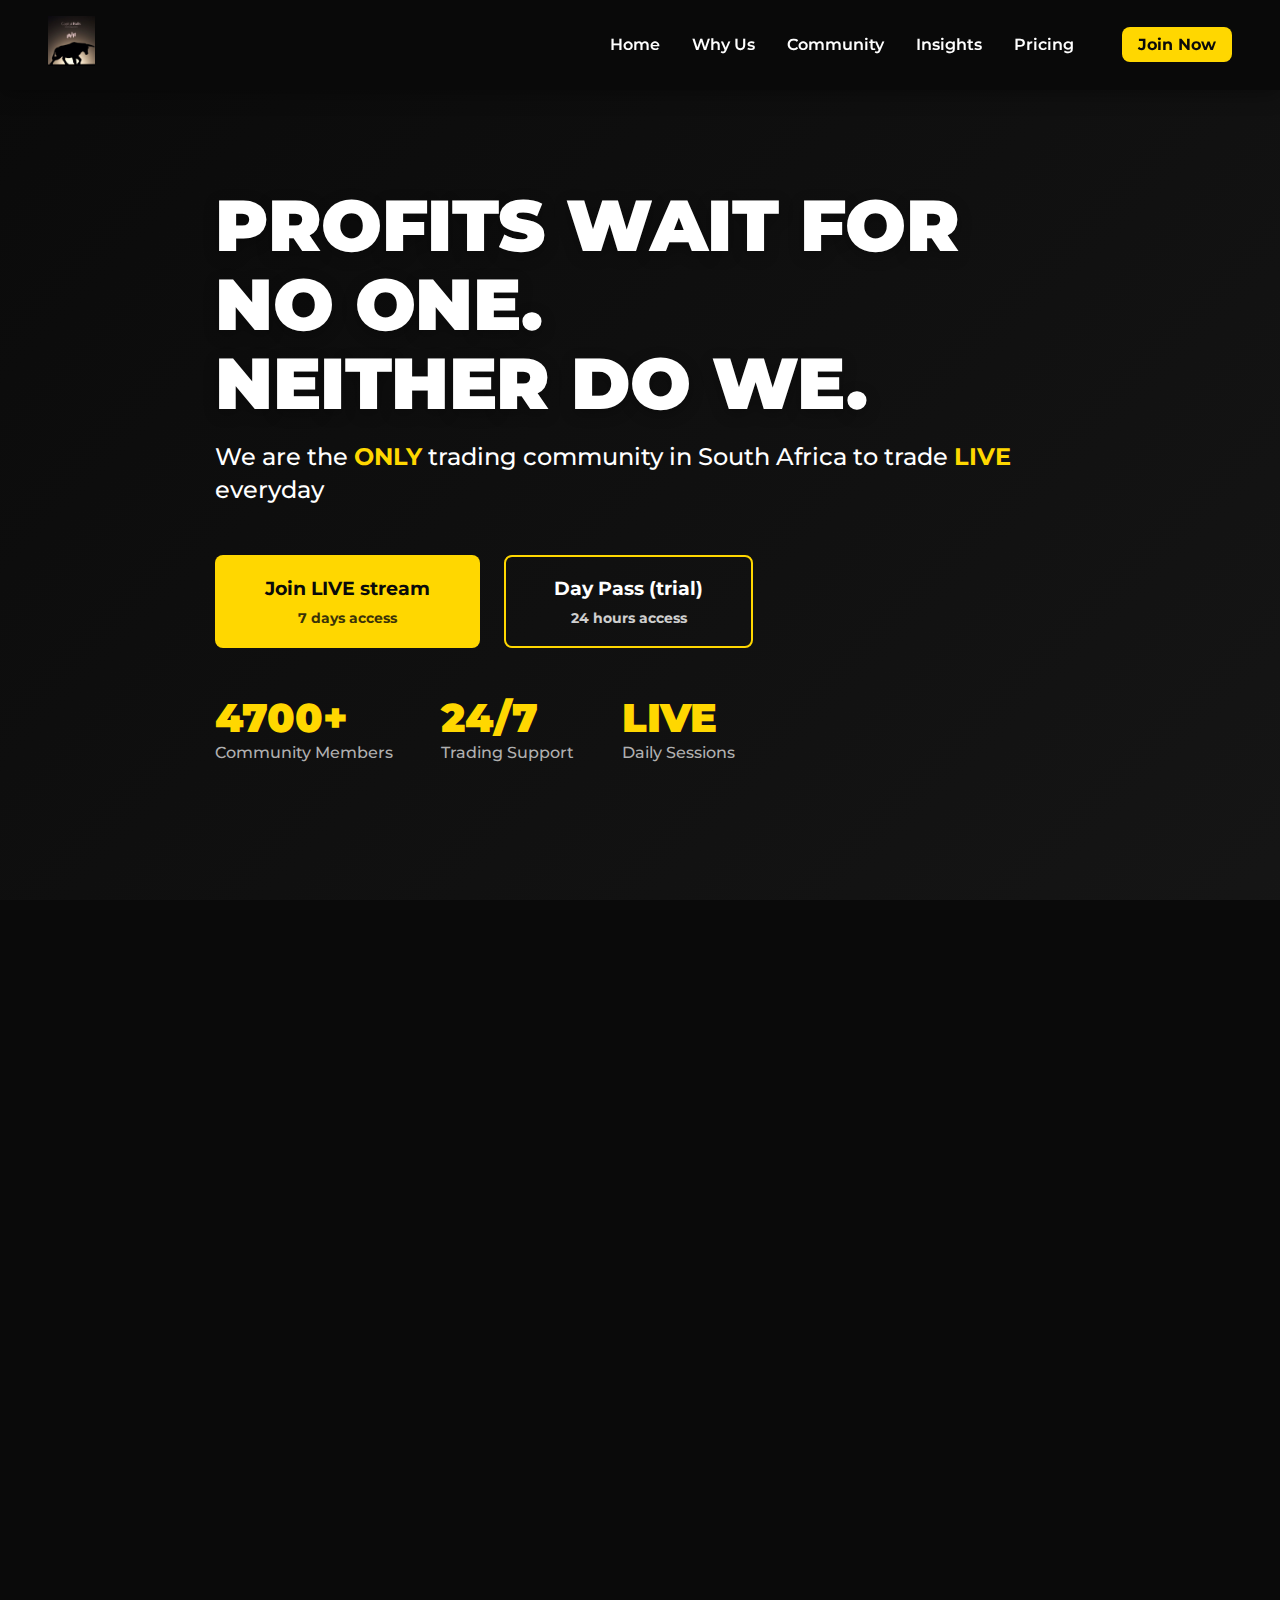
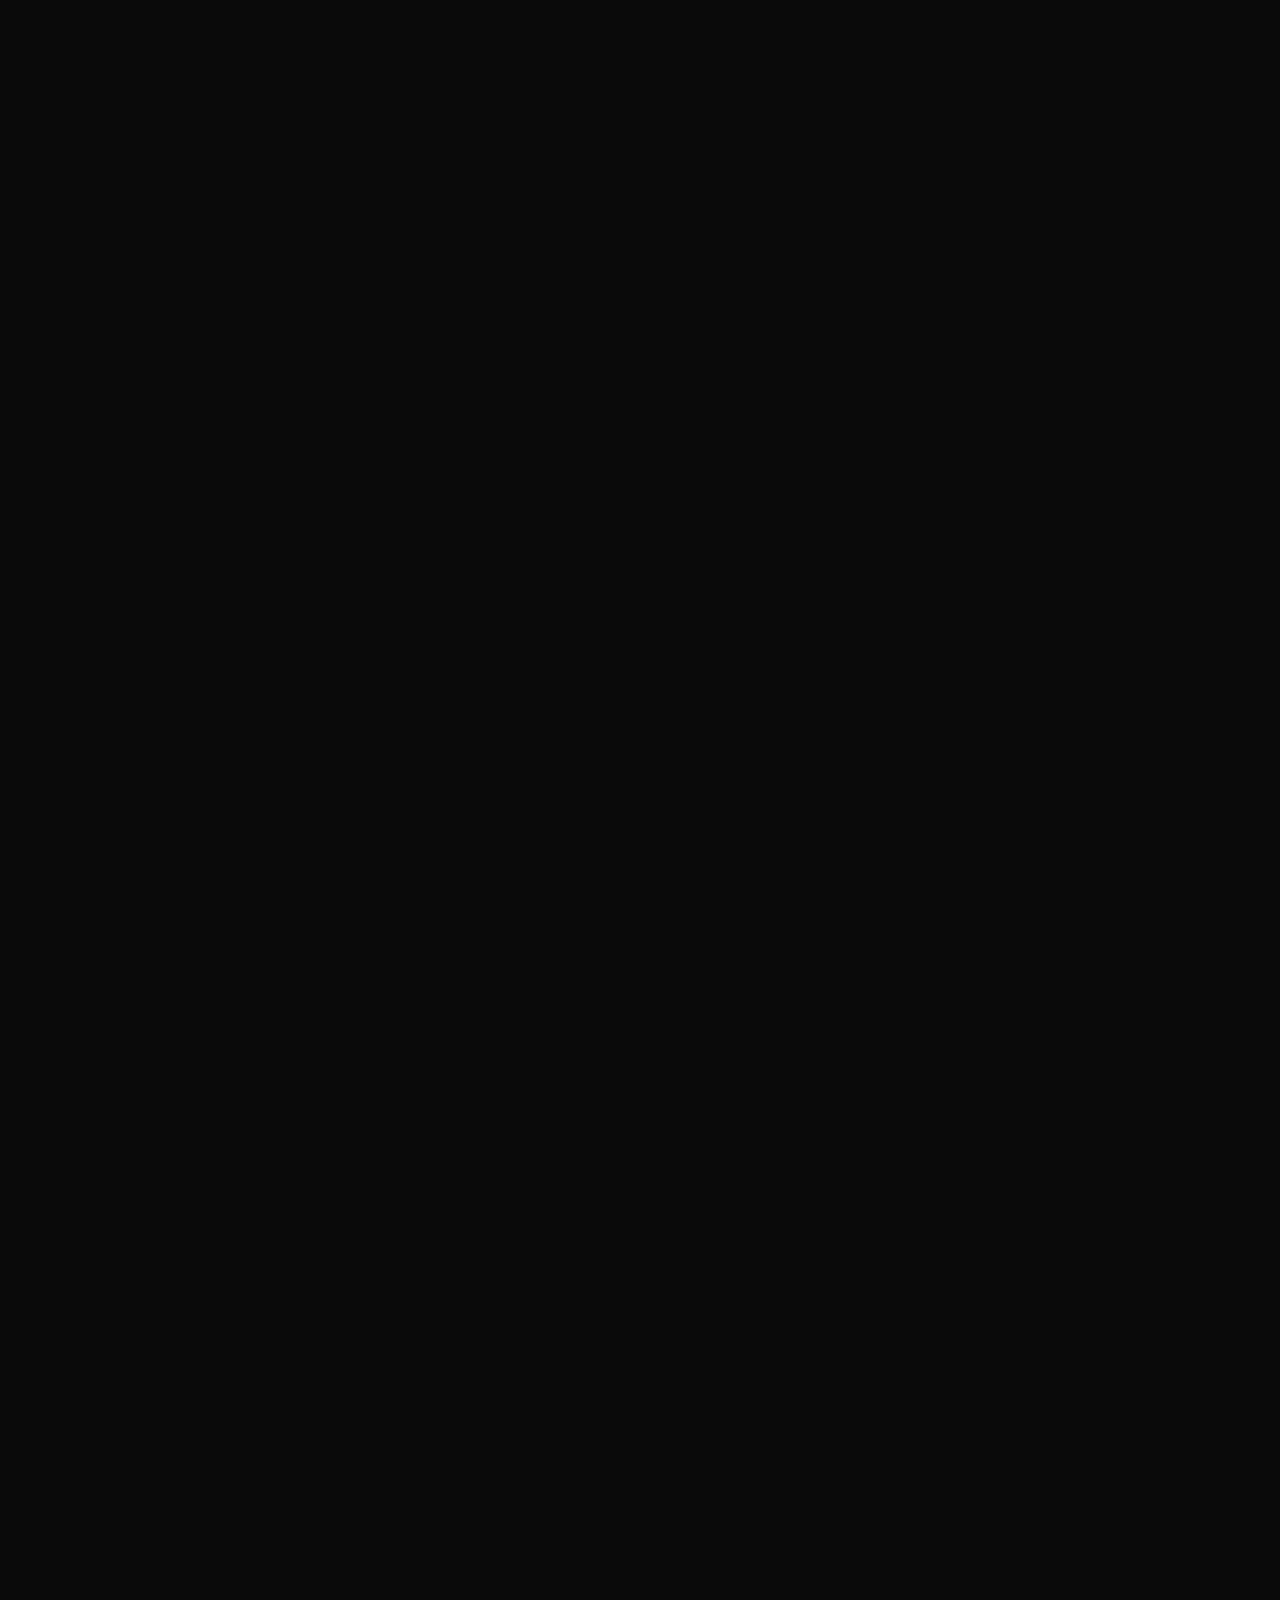
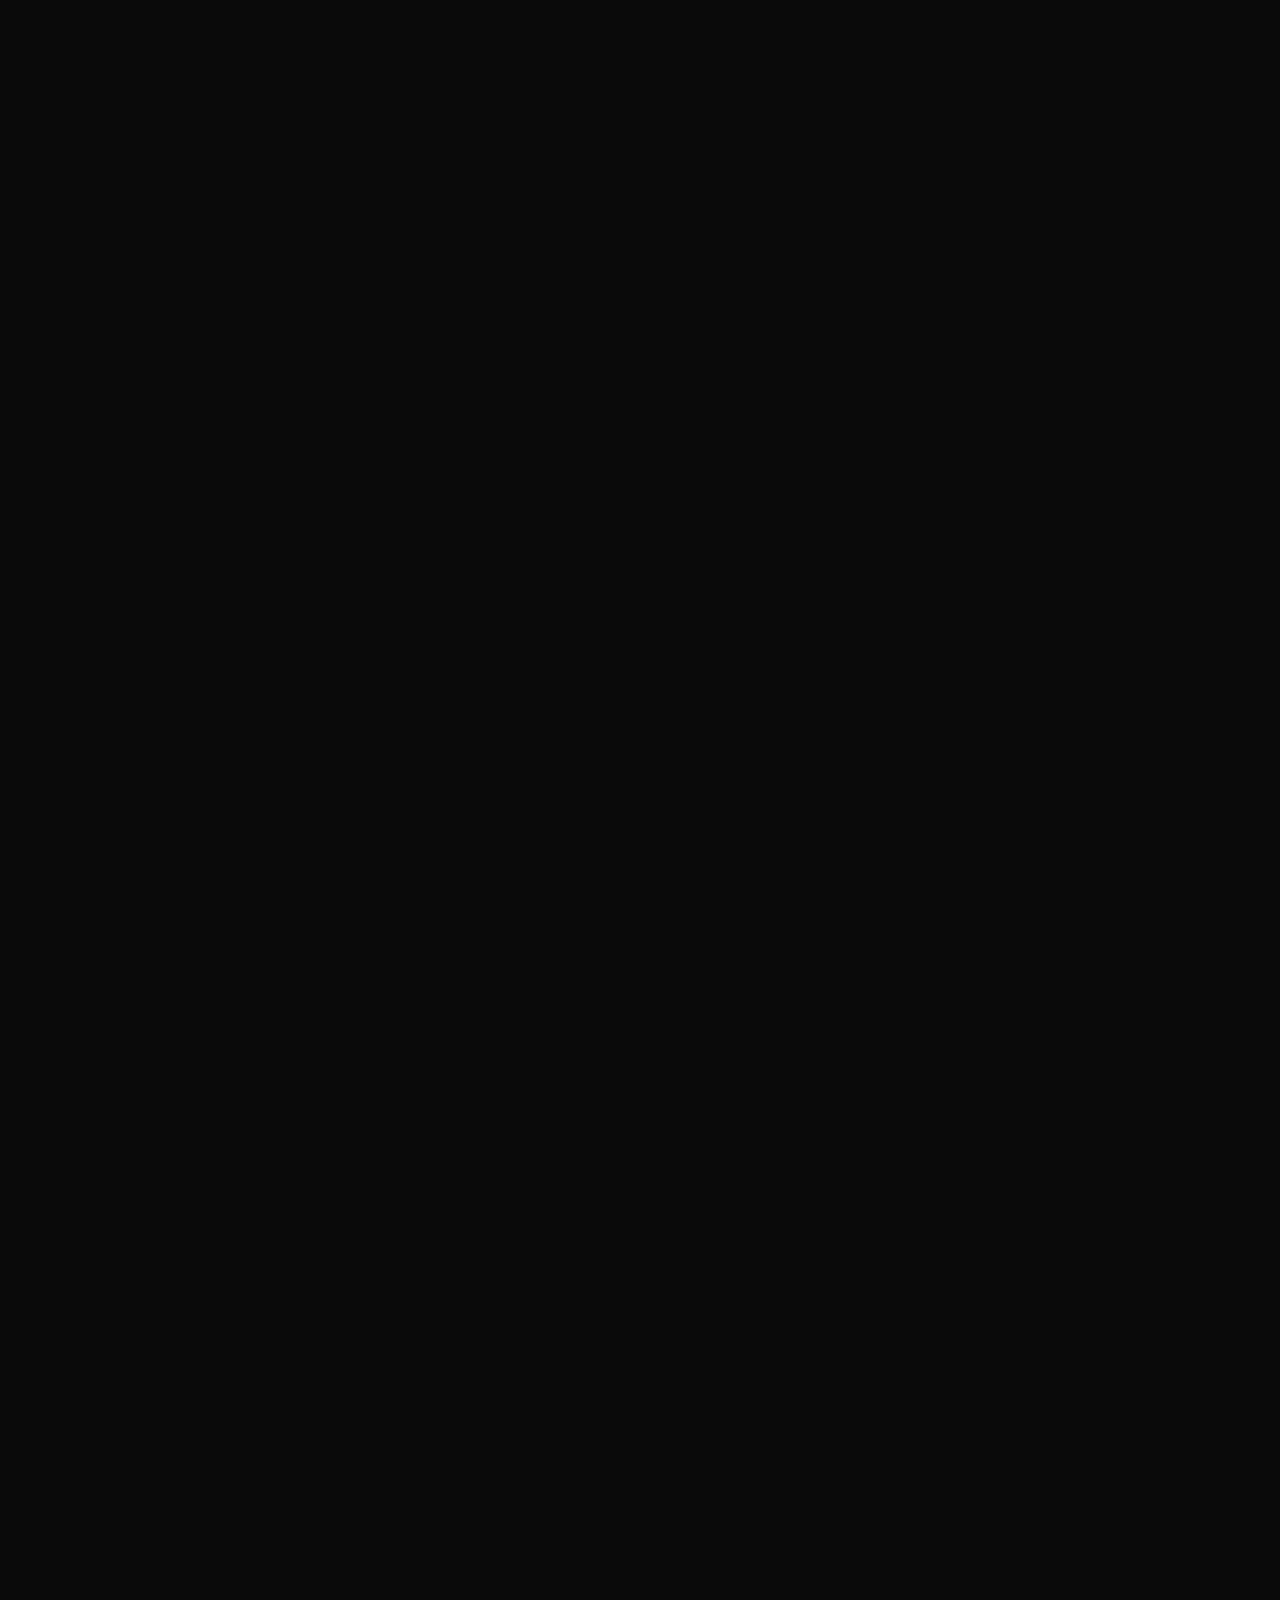
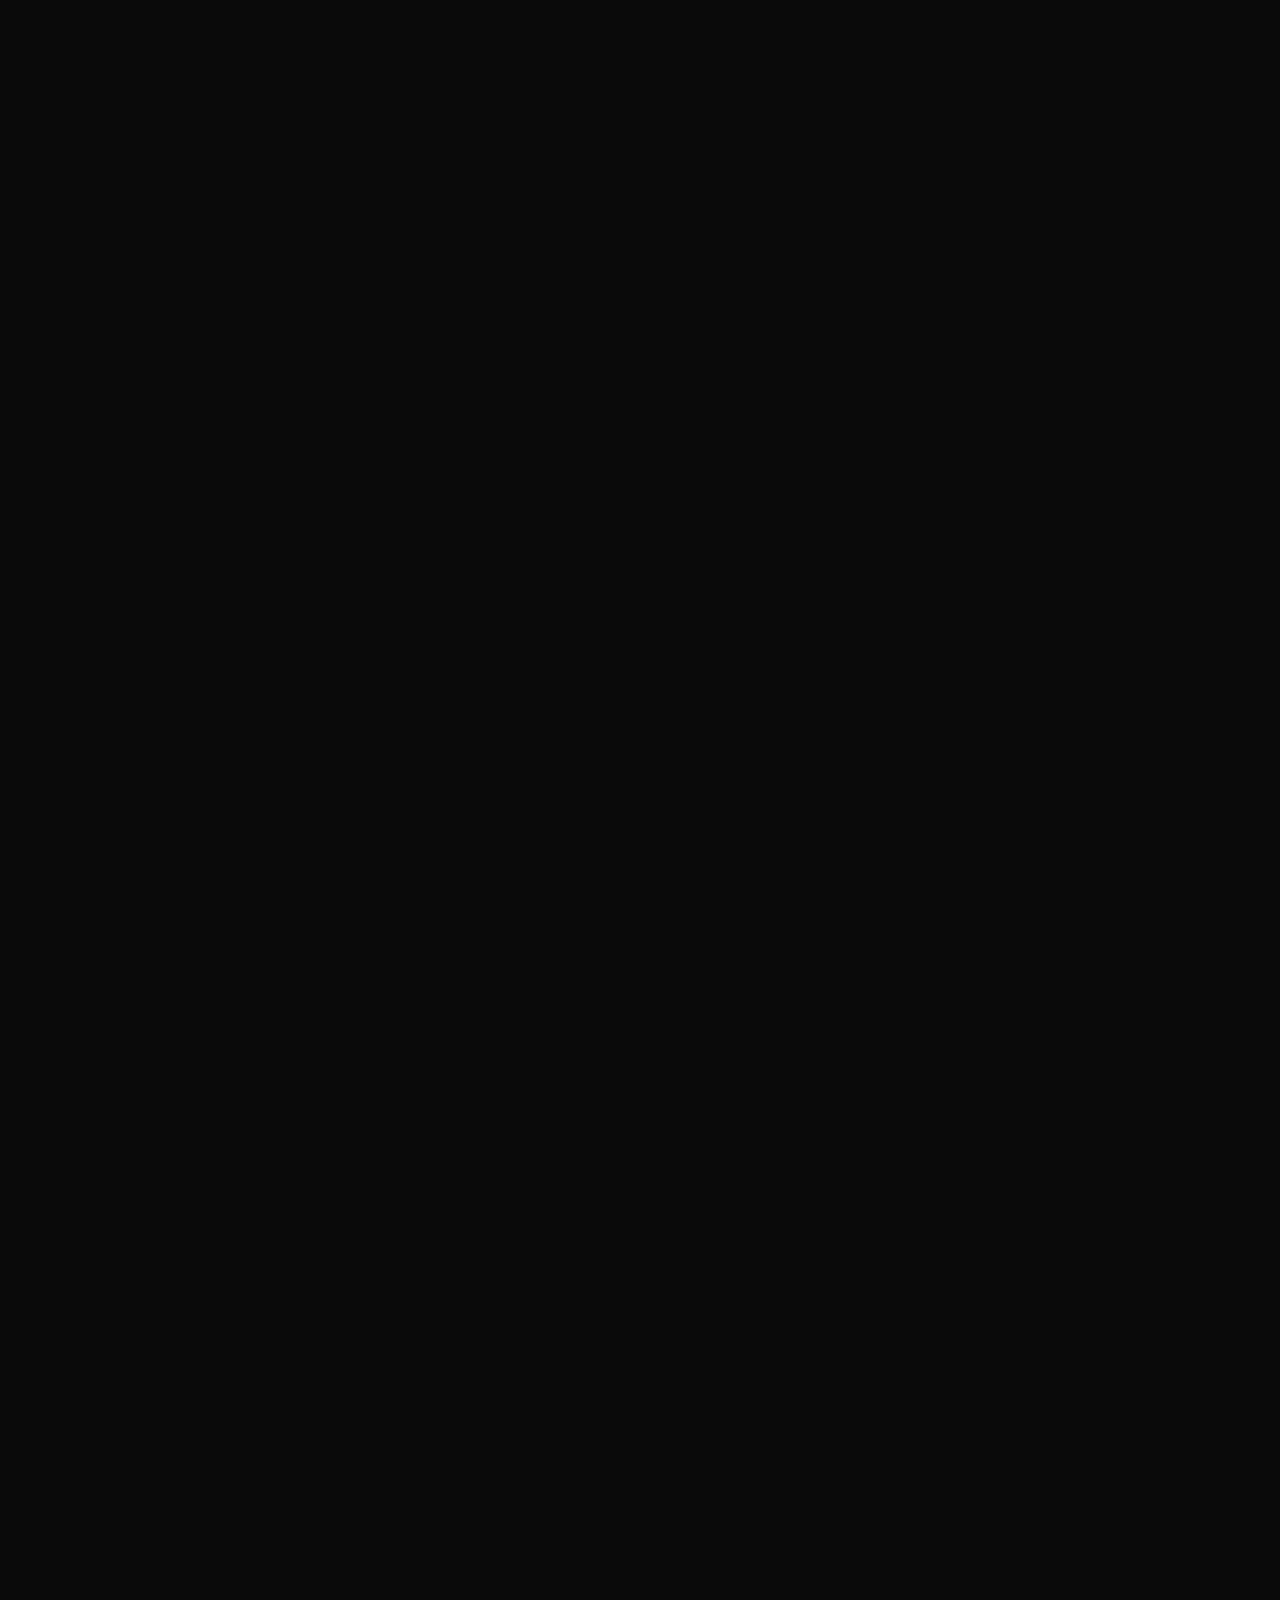
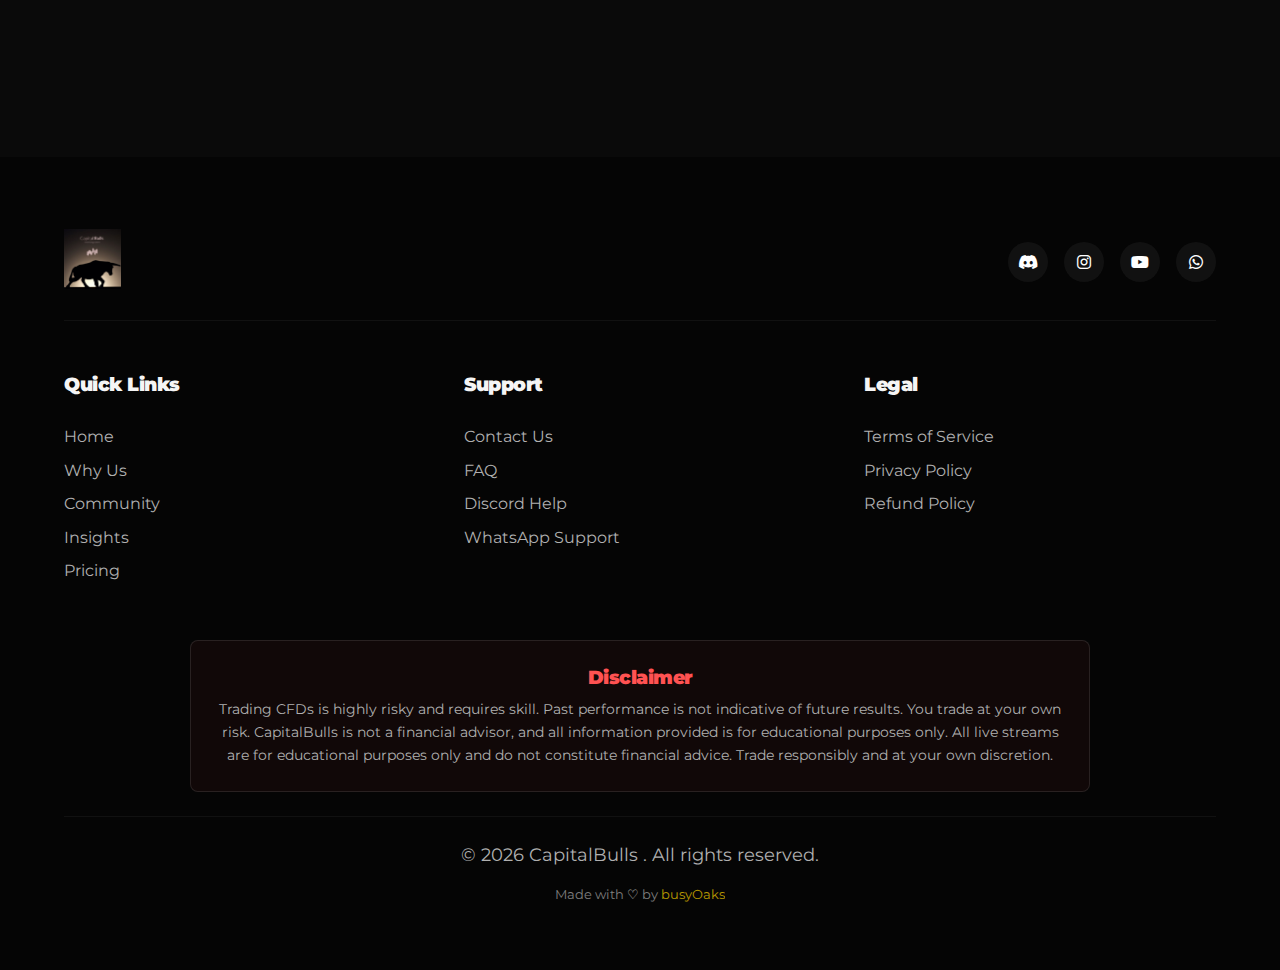
<file: index.html>
<!DOCTYPE html>
<html lang="en">
<head>
    <meta charset="UTF-8">
    <meta name="viewport" content="width=device-width, initial-scale=1.0">
    <title>CapitalBulls  | South Africa's Elite Trading Community</title>
    <meta name="description" content="Join CapitalBulls , South Africa's ONLY LIVE forex trading community with 4700+ members. Profits wait for no one. Neither do we.">
    <meta name="keywords" content="forex trading, trading community, CapitalBulls, trading discord, live trading, South Africa">
    
    <!-- Favicon -->
    <link rel="icon" href="images/favicon.ico" type="image/x-icon">
    <link rel="shortcut icon" href="images/favicon.ico" type="image/x-icon">
    
    <!-- Open Graph Meta Tags for Social Sharing -->
    <meta property="og:title" content="CapitalBulls  | South Africa's Elite Trading Community">
    <meta property="og:description" content="Join our private LIVE trading community with 4700+ members. We are the ONLY trading community in South Africa to trade LIVE everyday.">
    <meta property="og:image" content="images/logo.png">
    <meta property="og:url" content="https://capitalbulls.com">
    <meta property="og:type" content="website">
    
    <!-- CSS and Fonts -->
    <link rel="stylesheet" href="styles.css">
    <link rel="stylesheet" href="https://cdnjs.cloudflare.com/ajax/libs/font-awesome/6.4.0/css/all.min.css">
    <link href="https://fonts.googleapis.com/css2?family=Montserrat:wght@300;400;600;700;900&display=swap" rel="stylesheet">
</head>
<body>
    <header>
        <div class="logo">
            <img src="images/logo.png" alt="CapitalBulls  Logo">
        </div>
        <nav>
            <ul>
                <li><a href="#hero">Home</a></li>
                <li><a href="#features">Why Us</a></li>
                <li><a href="#community">Community</a></li>
                <li><a href="#gallery">Insights</a></li>
                <li><a href="#pricing">Pricing</a></li>
                <li><a href="#links" class="nav-cta">Join Now</a></li>
            </ul>
            <div class="mobile-menu-btn">
                <span></span>
                <span></span>
                <span></span>
            </div>
        </nav>
    </header>

    <!-- Hero Section -->
    <section id="hero" class="hero-section">
        <div class="hero-content">
            <h1>Profits Wait for No One.<br>Neither Do We.</h1>
            <p class="hero-subtitle">We are the <span class="highlight">ONLY</span> trading community in South Africa to trade <span class="highlight">LIVE</span> everyday</p>
            <div class="cta-buttons">
                <a href="https://paystack.com/pay/jfwp9fumaw" class="cta-button primary">
                    <span class="btn-text">Join LIVE stream</span>
                    <span class="btn-subtext">7 days access</span>
                </a>
                <a href="https://paystack.com/pay/ecs9v5bbkr" class="cta-button secondary">
                    <span class="btn-text">Day Pass (trial)</span>
                    <span class="btn-subtext">24 hours access</span>
                </a>
            </div>
            <div class="hero-stats">
                <div class="stat">
                    <span class="stat-value">4700+</span>
                    <span class="stat-label">Community Members</span>
                </div>
                <div class="stat">
                    <span class="stat-value">24/7</span>
                    <span class="stat-label">Trading Support</span>
                </div>
                <div class="stat">
                    <span class="stat-value">LIVE</span>
                    <span class="stat-label">Daily Sessions</span>
                </div>
            </div>
        </div>
    </section>

    <!-- Features Section -->
    <section id="features" class="features-section">
        <div class="container">
            <h2>Stop Treating The Market Like Your Ex.<br>It's Not Personal.</h2>
            <div class="features-grid">
                <div class="feature-card card-3d">
                    <div class="card-3d-content">
                        <div class="feature-icon">
                            <i class="fas fa-chart-line"></i>
                        </div>
                        <h3>LIVE Trading</h3>
                        <p>Watch our experts execute trades in real-time while explaining their strategy and analysis.</p>
                    </div>
                </div>
                <div class="feature-card card-3d">
                    <div class="card-3d-content">
                        <div class="feature-icon">
                            <i class="fas fa-users"></i>
                        </div>
                        <h3>Elite Community</h3>
                        <p>Join 4700+ serious traders focused on consistent profits and professional development.</p>
                    </div>
                </div>
                <div class="feature-card card-3d">
                    <div class="card-3d-content">
                        <div class="feature-icon">
                            <i class="fas fa-graduation-cap"></i>
                        </div>
                        <h3>Daily Education</h3>
                        <p>Our Discord server has a 24/7 free education hub of which users can find technical, fundamental and psychological knowledge.</p>
                    </div>
                </div>
                <div class="feature-card card-3d">
                    <div class="card-3d-content">
                        <div class="feature-icon">
                            <i class="fas fa-headset"></i>
                        </div>
                        <h3>24/7 Support</h3>
                        <p>Get answers to your questions anytime through our active Discord and WhatsApp groups.</p>
                    </div>
                </div>
            </div>
        </div>
    </section>


    <!-- Pricing Section -->
    <section id="pricing" class="pricing-section">
        <div class="container">
            <h2>Investment Plans</h2>
            <p class="section-subtitle">Your trading education is the best investment you'll ever make</p>
            
            <div class="pricing-grid">
                <div class="pricing-card featured card-3d">
                    <div class="card-3d-content">
                        <div class="pricing-badge">Most Popular</div>
                        <h3>7-Day Access</h3>
                        <div class="pricing-amount">
                            <span class="price">R1250</span>
                            <span class="period">/ week</span>
                        </div>
                        <ul class="pricing-features">
                            <li><i class="fas fa-check"></i> Full Discord Access</li>
                            <li><i class="fas fa-check"></i> Daily LIVE Trading Sessions</li>
                            <li><i class="fas fa-check"></i> Fully Experience The QUALITY Of Content We Offer</li>
                            <li><i class="fas fa-check"></i> Complete Educational Resources</li>
                            <li><i class="fas fa-check"></i> 24/7 WhatsApp Support</li>
                        </ul>
                        <a href="https://paystack.com/pay/jfwp9fumaw" class="cta-button primary full-width">
                            <span class="btn-text">Get Started Now</span>
                        </a>
                    </div>
                </div>
                <div class="pricing-card card-3d">
                    <div class="card-3d-content">
                        <h3>24-Hour Trial</h3>
                        <div class="pricing-amount">
                            <span class="price">R250</span>
                            <span class="period">/ day</span>
                        </div>
                        <ul class="pricing-features">
                            <li><i class="fas fa-check"></i> Limited Discord Access</li>
                            <li><i class="fas fa-check"></i> 1 Weekly LIVE Trading Session</li>
                            <li><i class="fas fa-check"></i> Fully Experience The QUALITY Of Content We Offer</li>
                            <li><i class="fas fa-check"></i> Educational Resources</li>
                            <li><i class="fas fa-check"></i> WhatsApp Support</li>
                        </ul>
                        <a href="https://paystack.com/pay/ecs9v5bbkr" class="cta-button secondary full-width">
                            <span class="btn-text">Try for 24 Hours</span>
                        </a>
                    </div>
                </div>
            </div>
        </div>
    </section>

    

    <!-- Broker Section -->
    <section class="broker-section">
        <div class="container">
            <div class="broker-content">
                <div class="broker-text">
                    <h2>Ooops...<br>Your Broker Blocked Us?</h2>
                    <p>Many brokers don't want their clients learning how to trade properly. We've partnered with trusted brokers that support your growth.</p>
                    <a href="https://www.brokerconnectsa.com/" class="cta-button primary">
                        <span class="btn-text">Use Our Broker</span>
                    </a>
                </div>
                <div class="broker-image">
                    <img src="images/broker-phones.jpg" alt="Trading phones showing broker blocked message">
                </div>
            </div>
        </div>
    </section>

    

    <!-- Instagram Gallery Section -->
    <section id="gallery" class="gallery-section">
        <div class="container">
            <h2>Trading Insights That Hit Different</h2>
            <div class="gallery-filters">
                <button class="filter-btn active" data-filter="all">All</button>
                <button class="filter-btn" data-filter="results">Results</button>
                <button class="filter-btn" data-filter="testimonials">Testimonials</button>
                <button class="filter-btn" data-filter="other">Other</button>
            </div>
            <div class="gallery-grid">
                <!-- Images will be loaded via JavaScript -->
            </div>
            <div class="gallery-more">
                <a href="https://www.instagram.com/capitalbulls_za" target="_blank" class="outline-btn">
                    <span>See More on Instagram</span>
                    <i class="fab fa-instagram"></i>
                </a>
            </div>
        </div>
    </section>


    <!-- Testimonials Section -->
    <section class="testimonials-section">
        <div class="container">
            <h2>What Our Community Says</h2>
            <div class="testimonials-slider">
                <div class="testimonial">
                    <div class="testimonial-content">
                        <p>"CapitalBulls changed my trading career. Learning to trade LIVE with professionals who actually know what they're doing is priceless."</p>
                        <div class="testimonial-author">
                            <span class="author-name">Michael T.</span>
                            <span class="author-title">Member since 2022</span>
                        </div>
                    </div>
                </div>
                <div class="testimonial">
                    <div class="testimonial-content">
                        <p>"I was skeptical about the price at first, but after just one week I realized this is the best trading investment I've ever made."</p>
                        <div class="testimonial-author">
                            <span class="author-name">Sarah K.</span>
                            <span class="author-title">Member since 2023</span>
                        </div>
                    </div>
                </div>
                <div class="testimonial">
                    <div class="testimonial-content">
                        <p>"The difference between CapitalBulls and other communities is they actually trade LIVE. No hiding, no fake results. Just real trading."</p>
                        <div class="testimonial-author">
                            <span class="author-name">David M.</span>
                            <span class="author-title">Member since 2021</span>
                        </div>
                    </div>
                </div>
                <div class="testimonial">
                    <div class="testimonial-content">
                        <p>"Hey bro, I really did learn a lot from the zoom class today. They actually make so much sense and also changed the way I look at the market. Thank you for the in-depth view. I'm really looking forward to the next one. Hopefully one day join the premium as well."</p>
                        <div class="testimonial-author">
                            <span class="author-name">Leandro</span>
                            <span class="author-title">New Member</span>
                        </div>
                    </div>
                </div>
                <div class="testimonial">
                    <div class="testimonial-content">
                        <p>"My Teacher, I once said I would show my results. Behold I have risen an account of 11k to 104K. With your guidance, motivation and inspiration I have used the strategy and will continue to learn. Please continue to teach me, I could not have done this without your wisdom. You levelled with me; knowing we have similar circumstances and instead you gave me a tool; I'm forever grateful."</p>
                        <div class="testimonial-author">
                            <span class="author-name">Michael T.</span>
                            <span class="author-title">Member since 2022</span>
                        </div>
                    </div>
                </div>
                <div class="testimonial">
                    <div class="testimonial-content">
                        <p>"Hey... my name is Jody. I've joined your Capital Bulls group a few days ago and I must say you're a great trader!"</p>
                        <div class="testimonial-author">
                            <span class="author-name">Jody</span>
                            <span class="author-title">New Member</span>
                        </div>
                    </div>
                </div>
            </div>
            <div class="testimonials-arrows">
                <button class="arrow prev"><i class="fas fa-arrow-left"></i></button>
                <button class="arrow next"><i class="fas fa-arrow-right"></i></button>
            </div>
        </div>
    </section>

    <!-- Useful Links Section -->
    <section id="links" class="links-section">
        <div class="container">
            <h2>Ready To Start Trading Properly?</h2>
            <div class="links-grid">
                <a href="https://discord.com/invite/KqyjCFGMwV" class="link-card card-3d">
                    <div class="card-3d-content">
                        <i class="fab fa-discord"></i>
                        <span>Enter Discord</span>
                    </div>
                </a>
                <a href="https://www.brokerconnectsa.com/" class="link-card card-3d">
                    <div class="card-3d-content">
                        <i class="fas fa-handshake"></i>
                        <span>BrokerConnect</span>
                    </div>
                </a>
                <a href="https://www.xmza.com/register/profile-account?lang=en&utm_source=linktr.ee&utm_content=1233232&utm_medium=affiliate&clickid=3aacecde-1ec8-41e2-b5c9-db4943b2353a" class="link-card card-3d">
                    <div class="card-3d-content">
                        <i class="fas fa-chart-line"></i>
                        <span>Use Our Broker</span>
                    </div>
                </a>
                <a href="https://youtube.com/@capitalbulls_za" class="link-card card-3d">
                    <div class="card-3d-content">
                        <i class="fab fa-youtube"></i>
                        <span>Our YouTube Channel</span>
                    </div>
                </a>
                <a href="https://api.whatsapp.com/message/CHY4WFEJJQMXC1?autoload=1&app_absent=0" class="link-card card-3d">
                    <div class="card-3d-content">
                        <i class="fab fa-whatsapp"></i>
                        <span>WhatsApp Support</span>
                    </div>
                </a>
                <a href="https://linktr.ee/capitalbulls" class="link-card card-3d">
                    <div class="card-3d-content">
                        <i class="fas fa-link"></i>
                        <span>More Links</span>
                    </div>
                </a>
            </div>
        </div>
    </section>

    <!-- Community Section -->
    <section id="community" class="community-section">
        <div class="container">
            <h2>R1250 Feels Expensive?<br>Bro, How Broke Are You?</h2>
            <p class="community-desc">We're a private LIVE trading community on Discord with 4700+ members who understand the value of proper trading education.</p>
            <p class="community-desc pt">🇧🇷 Somos uma comunidade privada de operações AO VIVO no Discord (4700+ membros).</p>
            
            <div class="social-links">
                <a href="https://discord.com/invite/KqyjCFGMwV" class="social-link discord">
                    <i class="fab fa-discord"></i>
                    <span>Discord</span>
                </a>
                <a href="https://youtube.com/@capitalbulls_za" class="social-link youtube">
                    <i class="fab fa-youtube"></i>
                    <span>YouTube</span>
                </a>
                <a href="https://api.whatsapp.com/message/CHY4WFEJJQMXC1?autoload=1&app_absent=0" class="social-link whatsapp">
                    <i class="fab fa-whatsapp"></i>
                    <span>WhatsApp</span>
                </a>
            </div>
        </div>
    </section>



    <!-- Footer -->
    <footer>
        <div class="container">
            <div class="footer-top">
                <div class="footer-logo">
                    <img src="images/logo.png" alt="CapitalBulls  Logo">
                </div>
                <div class="footer-social">
                    <a href="https://discord.com/invite/KqyjCFGMwV" class="social-icon"><i class="fab fa-discord"></i></a>
                    <a href="https://www.instagram.com/capitalbulls_za" class="social-icon"><i class="fab fa-instagram"></i></a>
                    <a href="https://youtube.com/@capitalbulls_za" class="social-icon"><i class="fab fa-youtube"></i></a>
                    <a href="https://api.whatsapp.com/message/CHY4WFEJJQMXC1?autoload=1&app_absent=0" class="social-icon"><i class="fab fa-whatsapp"></i></a>
                </div>
            </div>
            <div class="footer-middle">
                <div class="footer-nav">
                    <h4>Quick Links</h4>
                    <ul>
                        <li><a href="index.html#hero">Home</a></li>
                        <li><a href="index.html#features">Why Us</a></li>
                        <li><a href="index.html#community">Community</a></li>
                        <li><a href="index.html#gallery">Insights</a></li>
                        <li><a href="index.html#pricing">Pricing</a></li>
                    </ul>
                </div>
                <div class="footer-nav">
                    <h4>Support</h4>
                    <ul>
                        <li><a href="contact.html">Contact Us</a></li>
                        <li><a href="faq.html">FAQ</a></li>
                        <li><a href="https://discord.com/invite/KqyjCFGMwV">Discord Help</a></li>
                        <li><a href="https://api.whatsapp.com/message/CHY4WFEJJQMXC1?autoload=1&app_absent=0">WhatsApp Support</a></li>
                    </ul>
                </div>
                <div class="footer-nav">
                    <h4>Legal</h4>
                    <ul>
                        <li><a href="terms.html">Terms of Service</a></li>
                        <li><a href="privacy.html">Privacy Policy</a></li>
                        <li><a href="refund.html">Refund Policy</a></li>
                    </ul>
                </div>
            </div>
            <div class="disclaimer">
                <h3>Disclaimer</h3>
                <p>Trading CFDs is highly risky and requires skill. Past performance is not indicative of future results. You trade at your own risk. CapitalBulls is not a financial advisor, and all information provided is for educational purposes only. All live streams are for educational purposes only and do not constitute financial advice. Trade responsibly and at your own discretion.</p>
            </div>
            <div class="copyright">
                <p>&copy; 2024 CapitalBulls. All rights reserved.</p>
                <p class="creator-tag">Made with <span class="heart">♡</span> by <a href="https://busyoaks.co.za" target="_blank">busyOaks</a></p>
            </div>
        </div>
    </footer>

    <script src="script.js"></script>
</body>
</html>
</file>
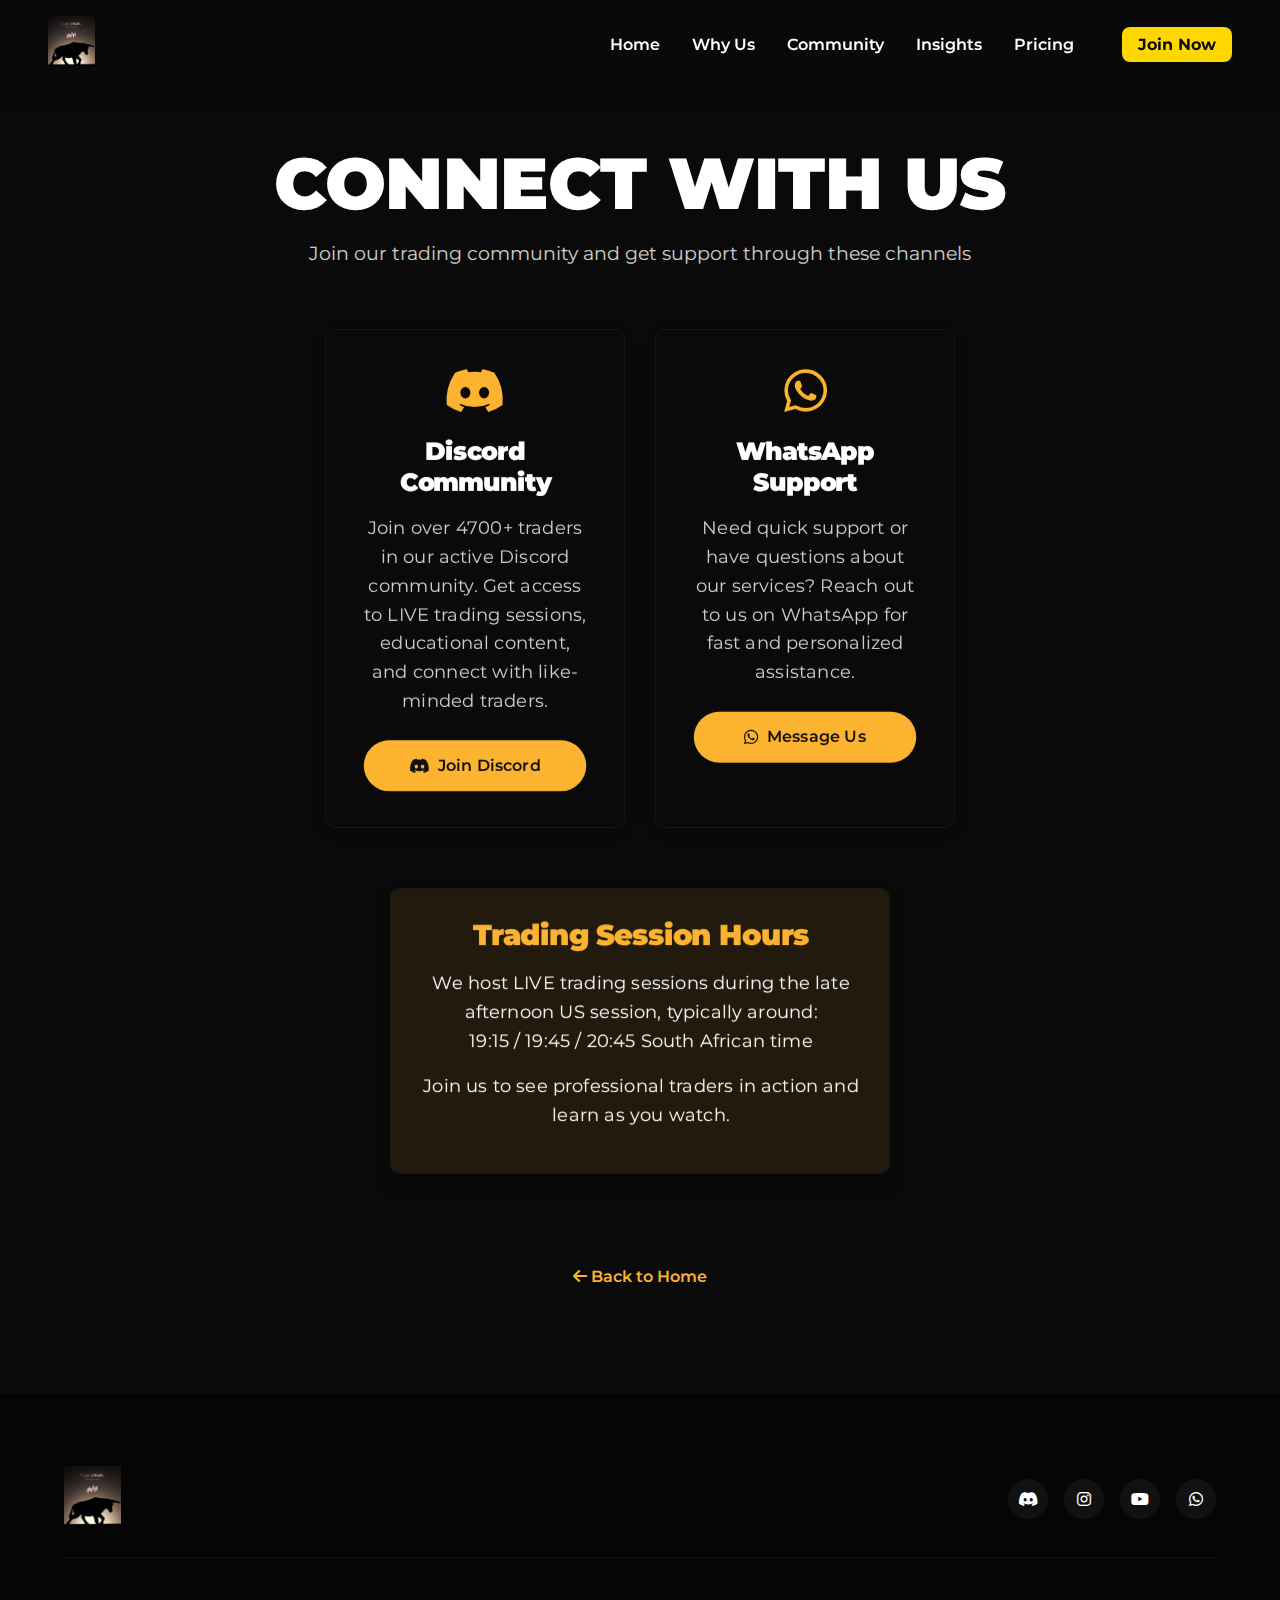
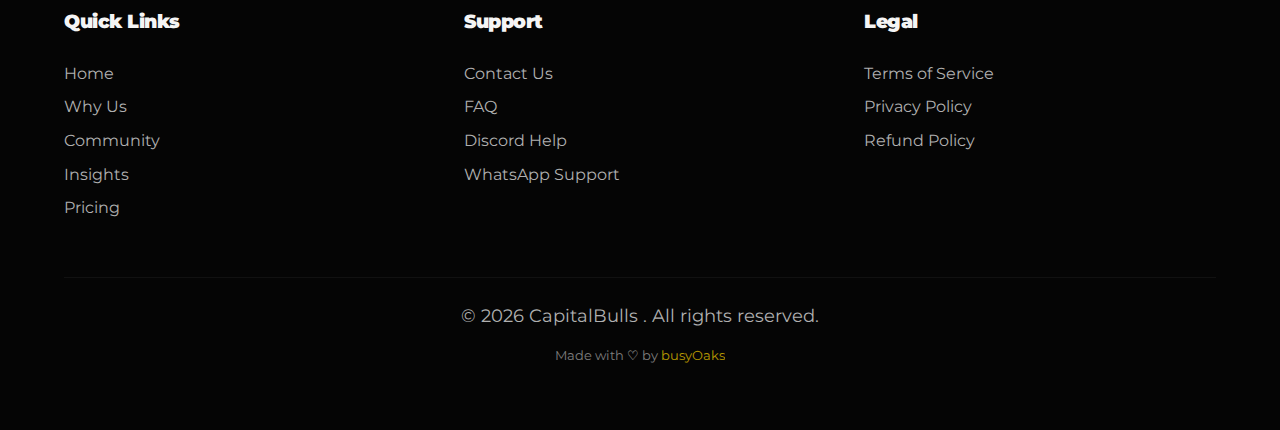
<file: contact.html>
<!DOCTYPE html>
<html lang="en">
<head>
    <meta charset="UTF-8">
    <meta name="viewport" content="width=device-width, initial-scale=1.0">
    <title>Contact Us | CapitalBulls</title>
    <meta name="description" content="Get in touch with CapitalBulls - join our Discord and WhatsApp groups for support and community interaction.">
    
    <!-- Favicon -->
    <link rel="icon" href="images/favicon.ico" type="image/x-icon">
    <link rel="shortcut icon" href="images/favicon.ico" type="image/x-icon">
    
    <!-- CSS and Fonts -->
    <link rel="stylesheet" href="styles.css">
    <link rel="stylesheet" href="https://cdnjs.cloudflare.com/ajax/libs/font-awesome/6.4.0/css/all.min.css">
    <link href="https://fonts.googleapis.com/css2?family=Montserrat:wght@300;400;600;700;900&display=swap" rel="stylesheet">
    <style>
        .contact-section {
            padding: 120px 0 80px;
        }
        .contact-container {
            max-width: 800px;
            margin: 0 auto;
            text-align: center;
        }
        .contact-header {
            margin-bottom: 60px;
        }
        .contact-header h1 {
            margin-bottom: 15px;
        }
        .contact-header p {
            font-size: 1.2rem;
            opacity: 0.8;
        }
        .contact-methods {
            display: flex;
            flex-wrap: wrap;
            justify-content: center;
            gap: 30px;
            margin-bottom: 60px;
        }
        .contact-card {
            background: #131313;
            border-radius: 10px;
            padding: 40px;
            width: 300px;
            box-shadow: 0 5px 15px rgba(0,0,0,0.1);
            transition: transform 0.3s ease, box-shadow 0.3s ease;
        }
        
        .contact-card.card-3d {
            padding: 0;
            background: none;
        }
        
        .contact-card .card-3d-content {
            padding: 40px;
        }
        
        .contact-card:hover {
            transform: translateY(-10px);
            box-shadow: 0 15px 30px rgba(0,0,0,0.2);
        }
        
        .contact-card.card-3d:hover {
            transform: translateY(-10px) rotateX(5deg) rotateY(5deg);
        }
        .contact-icon {
            font-size: 3rem;
            margin-bottom: 20px;
            color: #fcb330;
            display: inline-block;
        }
        .contact-card h3 {
            margin-bottom: 15px;
            font-size: 1.5rem;
        }
        .contact-card p {
            margin-bottom: 25px;
            opacity: 0.8;
            line-height: 1.6;
        }
        .contact-btn {
            display: inline-flex;
            align-items: center;
            justify-content: center;
            padding: 12px 25px;
            background: #fcb330;
            color: #111;
            font-weight: 600;
            border-radius: 30px;
            text-decoration: none;
            transition: all 0.3s ease;
        }
        .contact-btn:hover {
            background: #fff;
            transform: scale(1.05);
        }
        .contact-btn i {
            margin-right: 8px;
        }
        .hours-box {
            background: rgba(252, 179, 48, 0.1);
            border-radius: 10px;
            padding: 30px;
            max-width: 500px;
            margin: 0 auto 60px;
            border-left: 3px solid #fcb330;
            transition: all 0.3s ease;
        }
        
        .hours-box.card-3d {
            padding: 0;
            background: none;
            border-left: none;
        }
        
        .hours-box .card-3d-content {
            padding: 30px;
            background: rgba(252, 179, 48, 0.1);
            border-radius: 10px;
            border-left: 3px solid #fcb330;
        }
        
        .hours-box:hover {
            transform: translateY(-5px);
            box-shadow: 0 10px 20px rgba(0,0,0,0.1);
        }
        
        .hours-box.card-3d:hover {
            transform: translateY(-10px) rotateX(5deg) rotateY(5deg);
        }
        .hours-box h3 {
            color: #fcb330;
            margin-bottom: 15px;
        }
        .hours-box p {
            line-height: 1.6;
        }
        .back-link {
            display: inline-block;
            margin-top: 30px;
            color: #fcb330;
            text-decoration: none;
            font-weight: 600;
        }
        .back-link:hover {
            text-decoration: underline;
        }
        
        @media (max-width: 768px) {
            .contact-methods {
                flex-direction: column;
                align-items: center;
            }
            .contact-card {
                width: 100%;
                max-width: 300px;
            }
        }
    </style>
</head>
<body>
    <header>
        <div class="logo">
            <img src="images/logo.png" alt="CapitalBulls Logo">
        </div>
        <nav>
            <ul>
                <li><a href="index.html#hero">Home</a></li>
                <li><a href="index.html#features">Why Us</a></li>
                <li><a href="index.html#community">Community</a></li>
                <li><a href="index.html#gallery">Insights</a></li>
                <li><a href="index.html#pricing">Pricing</a></li>
                <li><a href="index.html#links" class="nav-cta">Join Now</a></li>
            </ul>
            <div class="mobile-menu-btn">
                <span></span>
                <span></span>
                <span></span>
            </div>
        </nav>
    </header>

    <section class="contact-section">
        <div class="container contact-container">
            <div class="contact-header">
                <h1>Connect With Us</h1>
                <p>Join our trading community and get support through these channels</p>
            </div>
            
            <div class="contact-methods">
                <div class="contact-card card-3d">
                    <div class="card-3d-content">
                        <i class="fab fa-discord contact-icon"></i>
                        <h3>Discord Community</h3>
                        <p>Join over 4700+ traders in our active Discord community. Get access to LIVE trading sessions, educational content, and connect with like-minded traders.</p>
                        <a href="https://discord.com/invite/KqyjCFGMwV" class="contact-btn">
                            <i class="fab fa-discord"></i>
                            Join Discord
                        </a>
                    </div>
                </div>
                
                <div class="contact-card card-3d">
                    <div class="card-3d-content">
                        <i class="fab fa-whatsapp contact-icon"></i>
                        <h3>WhatsApp Support</h3>
                        <p>Need quick support or have questions about our services? Reach out to us on WhatsApp for fast and personalized assistance.</p>
                        <a href="https://api.whatsapp.com/message/CHY4WFEJJQMXC1?autoload=1&app_absent=0" class="contact-btn">
                            <i class="fab fa-whatsapp"></i>
                            Message Us
                        </a>
                    </div>
                </div>
            </div>
            
            <div class="hours-box card-3d">
                <div class="card-3d-content">
                    <h3>Trading Session Hours</h3>
                    <p>We host LIVE trading sessions during the late afternoon US session, typically around:<br>
                    19:15 / 19:45 / 20:45 South African time</p>
                    <p>Join us to see professional traders in action and learn as you watch.</p>
                </div>
            </div>
            
            <div>
                <a href="index.html" class="back-link"><i class="fas fa-arrow-left"></i> Back to Home</a>
            </div>
        </div>
    </section>

    <!-- Footer -->
    <footer>
        <div class="container">
            <div class="footer-top">
                <div class="footer-logo">
                    <img src="images/logo.png" alt="CapitalBulls Logo">
                </div>
                <div class="footer-social">
                    <a href="https://discord.com/invite/KqyjCFGMwV" class="social-icon"><i class="fab fa-discord"></i></a>
                    <a href="https://www.instagram.com/capitalbulls_za" class="social-icon"><i class="fab fa-instagram"></i></a>
                    <a href="https://www.youtube.com/@capitalbulls" class="social-icon"><i class="fab fa-youtube"></i></a>
                    <a href="https://api.whatsapp.com/message/CHY4WFEJJQMXC1?autoload=1&app_absent=0" class="social-icon"><i class="fab fa-whatsapp"></i></a>
                </div>
            </div>
            <div class="footer-middle">
                <div class="footer-nav">
                    <h4>Quick Links</h4>
                    <ul>
                        <li><a href="index.html#hero">Home</a></li>
                        <li><a href="index.html#features">Why Us</a></li>
                        <li><a href="index.html#community">Community</a></li>
                        <li><a href="index.html#gallery">Insights</a></li>
                        <li><a href="index.html#pricing">Pricing</a></li>
                    </ul>
                </div>
                <div class="footer-nav">
                    <h4>Support</h4>
                    <ul>
                        <li><a href="contact.html">Contact Us</a></li>
                        <li><a href="faq.html">FAQ</a></li>
                        <li><a href="https://discord.com/invite/KqyjCFGMwV">Discord Help</a></li>
                        <li><a href="https://api.whatsapp.com/message/CHY4WFEJJQMXC1?autoload=1&app_absent=0">WhatsApp Support</a></li>
                    </ul>
                </div>
                <div class="footer-nav">
                    <h4>Legal</h4>
                    <ul>
                        <li><a href="terms.html">Terms of Service</a></li>
                        <li><a href="privacy.html">Privacy Policy</a></li>
                        <li><a href="refund.html">Refund Policy</a></li>
                    </ul>
                </div>
            </div>
            <div class="copyright">
                <p>&copy; 2024 CapitalBulls. All rights reserved.</p>
                <p class="creator-tag">Made with <span class="heart">♡</span> by <a href="https://busyoaks.co.za" target="_blank">busyOaks</a></p>
            </div>
        </div>
    </footer>

    <script src="script.js"></script>
</body>
</html>
</file>
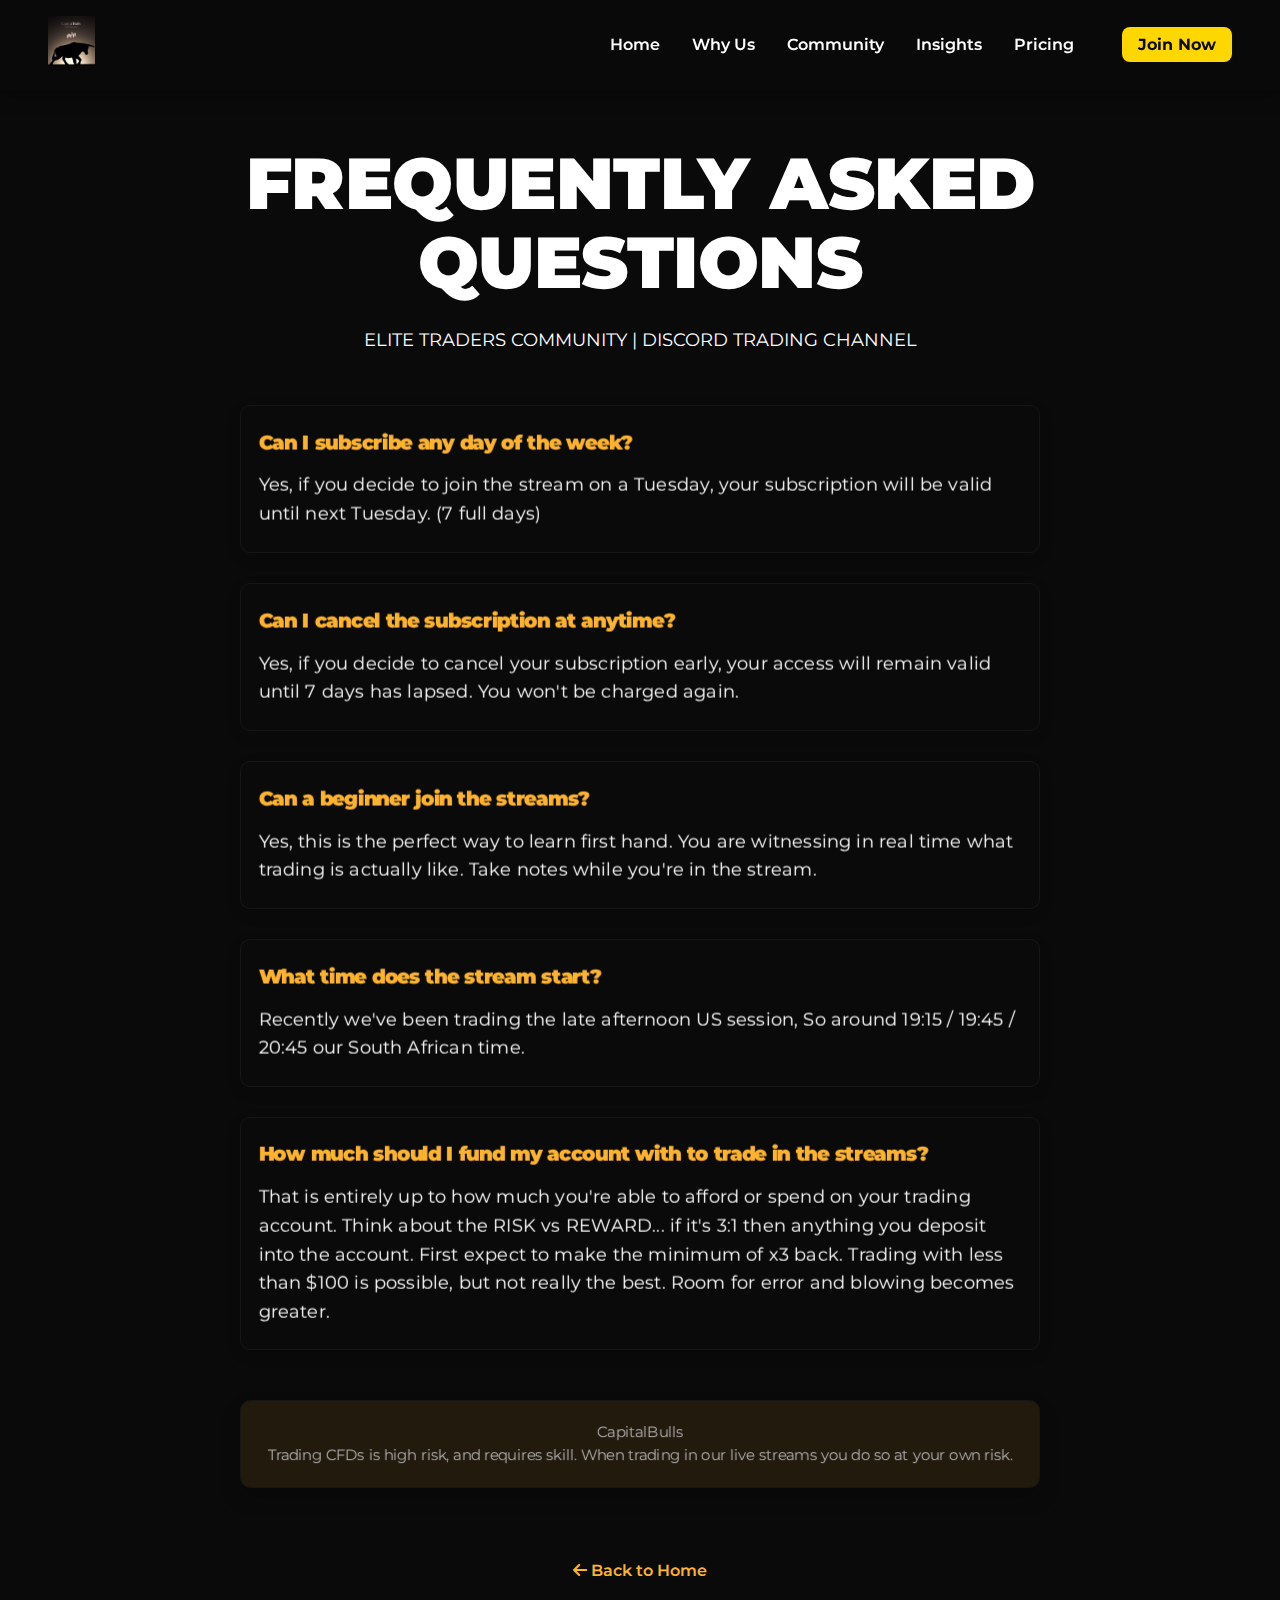
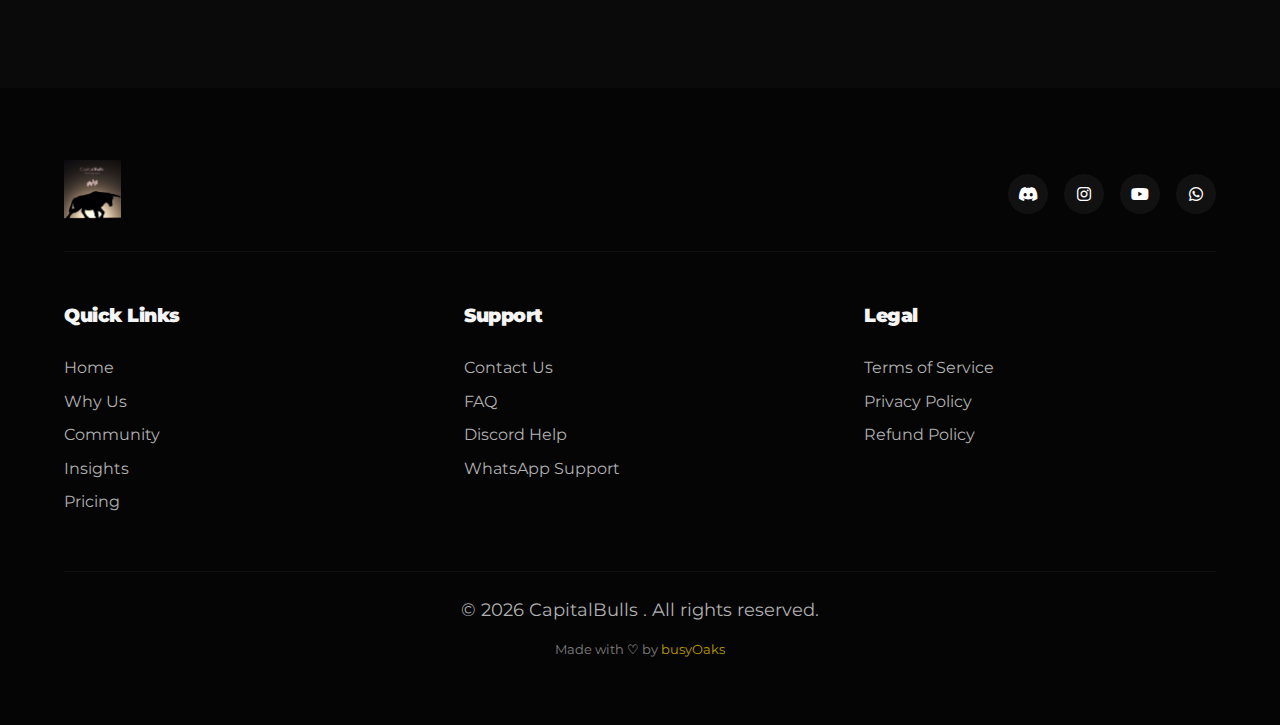
<file: faq.html>
<!DOCTYPE html>
<html lang="en">
<head>
    <meta charset="UTF-8">
    <meta name="viewport" content="width=device-width, initial-scale=1.0">
    <title>Frequently Asked Questions | CapitalBulls</title>
    <meta name="description" content="Find answers to frequently asked questions about CapitalBulls trading community and services.">
    
    <!-- Favicon -->
    <link rel="icon" href="images/favicon.ico" type="image/x-icon">
    <link rel="shortcut icon" href="images/favicon.ico" type="image/x-icon">
    
    <!-- CSS and Fonts -->
    <link rel="stylesheet" href="styles.css">
    <link rel="stylesheet" href="https://cdnjs.cloudflare.com/ajax/libs/font-awesome/6.4.0/css/all.min.css">
    <link href="https://fonts.googleapis.com/css2?family=Montserrat:wght@300;400;600;700;900&display=swap" rel="stylesheet">
    <style>
        .faq-section {
            padding: 120px 0 80px;
        }
        .faq-container {
            max-width: 800px;
            margin: 0 auto;
        }
        .faq-item {
            margin-bottom: 30px;
            background: #131313;
            border-radius: 10px;
            padding: 25px;
            box-shadow: 0 5px 15px rgba(0,0,0,0.1);
            transition: all 0.3s ease;
        }
        
        .faq-item.card-3d {
            padding: 0;
            background: none;
        }
        
        .faq-item .card-3d-content {
            padding: 25px;
        }
        
        .faq-item:hover {
            transform: translateY(-5px);
            box-shadow: 0 15px 30px rgba(0,0,0,0.2);
        }
        
        .faq-item.card-3d:hover {
            transform: translateY(-10px) rotateX(5deg) rotateY(5deg);
        }
        .faq-item h3 {
            margin-top: 0;
            color: #fcb330;
            font-size: 1.2rem;
            margin-bottom: 15px;
        }
        .faq-item p {
            margin: 0;
            line-height: 1.6;
        }
        .faq-header {
            text-align: center;
            margin-bottom: 50px;
        }
        .disclaimer {
            margin-top: 50px;
            padding: 20px;
            background: rgba(252, 179, 48, 0.1);
            border-radius: 10px;
            text-align: center;
            transition: all 0.3s ease;
        }
        
        .disclaimer.card-3d {
            padding: 0;
            background: none;
        }
        
        .disclaimer .card-3d-content {
            padding: 20px;
            background: rgba(252, 179, 48, 0.1);
            border-radius: 10px;
            text-align: center;
        }
        .back-link {
            display: inline-block;
            margin-top: 30px;
            color: #fcb330;
            text-decoration: none;
            font-weight: 600;
        }
        .back-link:hover {
            text-decoration: underline;
        }
    </style>
</head>
<body>
    <header>
        <div class="logo">
            <img src="images/logo.png" alt="CapitalBulls Logo">
        </div>
        <nav>
            <ul>
                <li><a href="index.html#hero">Home</a></li>
                <li><a href="index.html#features">Why Us</a></li>
                <li><a href="index.html#community">Community</a></li>
                <li><a href="index.html#gallery">Insights</a></li>
                <li><a href="index.html#pricing">Pricing</a></li>
                <li><a href="index.html#links" class="nav-cta">Join Now</a></li>
            </ul>
            <div class="mobile-menu-btn">
                <span></span>
                <span></span>
                <span></span>
            </div>
        </nav>
    </header>

    <section class="faq-section">
        <div class="container faq-container">
            <div class="faq-header">
                <h1>FREQUENTLY ASKED QUESTIONS</h1>
                <p>ELITE TRADERS COMMUNITY | DISCORD TRADING CHANNEL</p>
            </div>
            
            <div class="faq-item card-3d">
                <div class="card-3d-content">
                    <h3>Can I subscribe any day of the week?</h3>
                    <p>Yes, if you decide to join the stream on a Tuesday, your subscription will be valid until next Tuesday. (7 full days)</p>
                </div>
            </div>
            
            <div class="faq-item card-3d">
                <div class="card-3d-content">
                    <h3>Can I cancel the subscription at anytime?</h3>
                    <p>Yes, if you decide to cancel your subscription early, your access will remain valid until 7 days has lapsed. You won't be charged again.</p>
                </div>
            </div>
            
            <div class="faq-item card-3d">
                <div class="card-3d-content">
                    <h3>Can a beginner join the streams?</h3>
                    <p>Yes, this is the perfect way to learn first hand. You are witnessing in real time what trading is actually like. Take notes while you're in the stream.</p>
                </div>
            </div>
            
            <div class="faq-item card-3d">
                <div class="card-3d-content">
                    <h3>What time does the stream start?</h3>
                    <p>Recently we've been trading the late afternoon US session, So around 19:15 / 19:45 / 20:45 our South African time.</p>
                </div>
            </div>
            
            <div class="faq-item card-3d">
                <div class="card-3d-content">
                    <h3>How much should I fund my account with to trade in the streams?</h3>
                    <p>That is entirely up to how much you're able to afford or spend on your trading account. Think about the RISK vs REWARD... if it's 3:1 then anything you deposit into the account. First expect to make the minimum of x3 back. Trading with less than $100 is possible, but not really the best. Room for error and blowing becomes greater.</p>
                </div>
            </div>
            
            <div class="disclaimer card-3d">
                <div class="card-3d-content">
                    <p>CapitalBulls</p>
                    <p>Trading CFDs is high risk, and requires skill. When trading in our live streams you do so at your own risk.</p>
                </div>
            </div>
            
            <div style="text-align: center; margin-top: 40px;">
                <a href="index.html" class="back-link"><i class="fas fa-arrow-left"></i> Back to Home</a>
            </div>
        </div>
    </section>

    <!-- Footer -->
    <footer>
        <div class="container">
            <div class="footer-top">
                <div class="footer-logo">
                    <img src="images/logo.png" alt="CapitalBulls Logo">
                </div>
                <div class="footer-social">
                    <a href="https://discord.com/invite/KqyjCFGMwV" class="social-icon"><i class="fab fa-discord"></i></a>
                    <a href="https://www.instagram.com/capitalbulls_za" class="social-icon"><i class="fab fa-instagram"></i></a>
                    <a href="https://www.youtube.com/@capitalbulls" class="social-icon"><i class="fab fa-youtube"></i></a>
                    <a href="https://api.whatsapp.com/message/CHY4WFEJJQMXC1?autoload=1&app_absent=0" class="social-icon"><i class="fab fa-whatsapp"></i></a>
                </div>
            </div>
            <div class="footer-middle">
                <div class="footer-nav">
                    <h4>Quick Links</h4>
                    <ul>
                        <li><a href="index.html#hero">Home</a></li>
                        <li><a href="index.html#features">Why Us</a></li>
                        <li><a href="index.html#community">Community</a></li>
                        <li><a href="index.html#gallery">Insights</a></li>
                        <li><a href="index.html#pricing">Pricing</a></li>
                    </ul>
                </div>
                <div class="footer-nav">
                    <h4>Support</h4>
                    <ul>
                        <li><a href="contact.html">Contact Us</a></li>
                        <li><a href="faq.html">FAQ</a></li>
                        <li><a href="https://discord.com/invite/KqyjCFGMwV">Discord Help</a></li>
                        <li><a href="https://api.whatsapp.com/message/CHY4WFEJJQMXC1?autoload=1&app_absent=0">WhatsApp Support</a></li>
                    </ul>
                </div>
                <div class="footer-nav">
                    <h4>Legal</h4>
                    <ul>
                        <li><a href="terms.html">Terms of Service</a></li>
                        <li><a href="privacy.html">Privacy Policy</a></li>
                        <li><a href="refund.html">Refund Policy</a></li>
                    </ul>
                </div>
            </div>
            <div class="copyright">
                <p>&copy; 2024 CapitalBulls. All rights reserved.</p>
                <p class="creator-tag">Made with <span class="heart">♡</span> by <a href="https://busyoaks.co.za" target="_blank">busyOaks</a></p>
            </div>
        </div>
    </footer>

    <script src="script.js"></script>
</body>
</html>
</file>
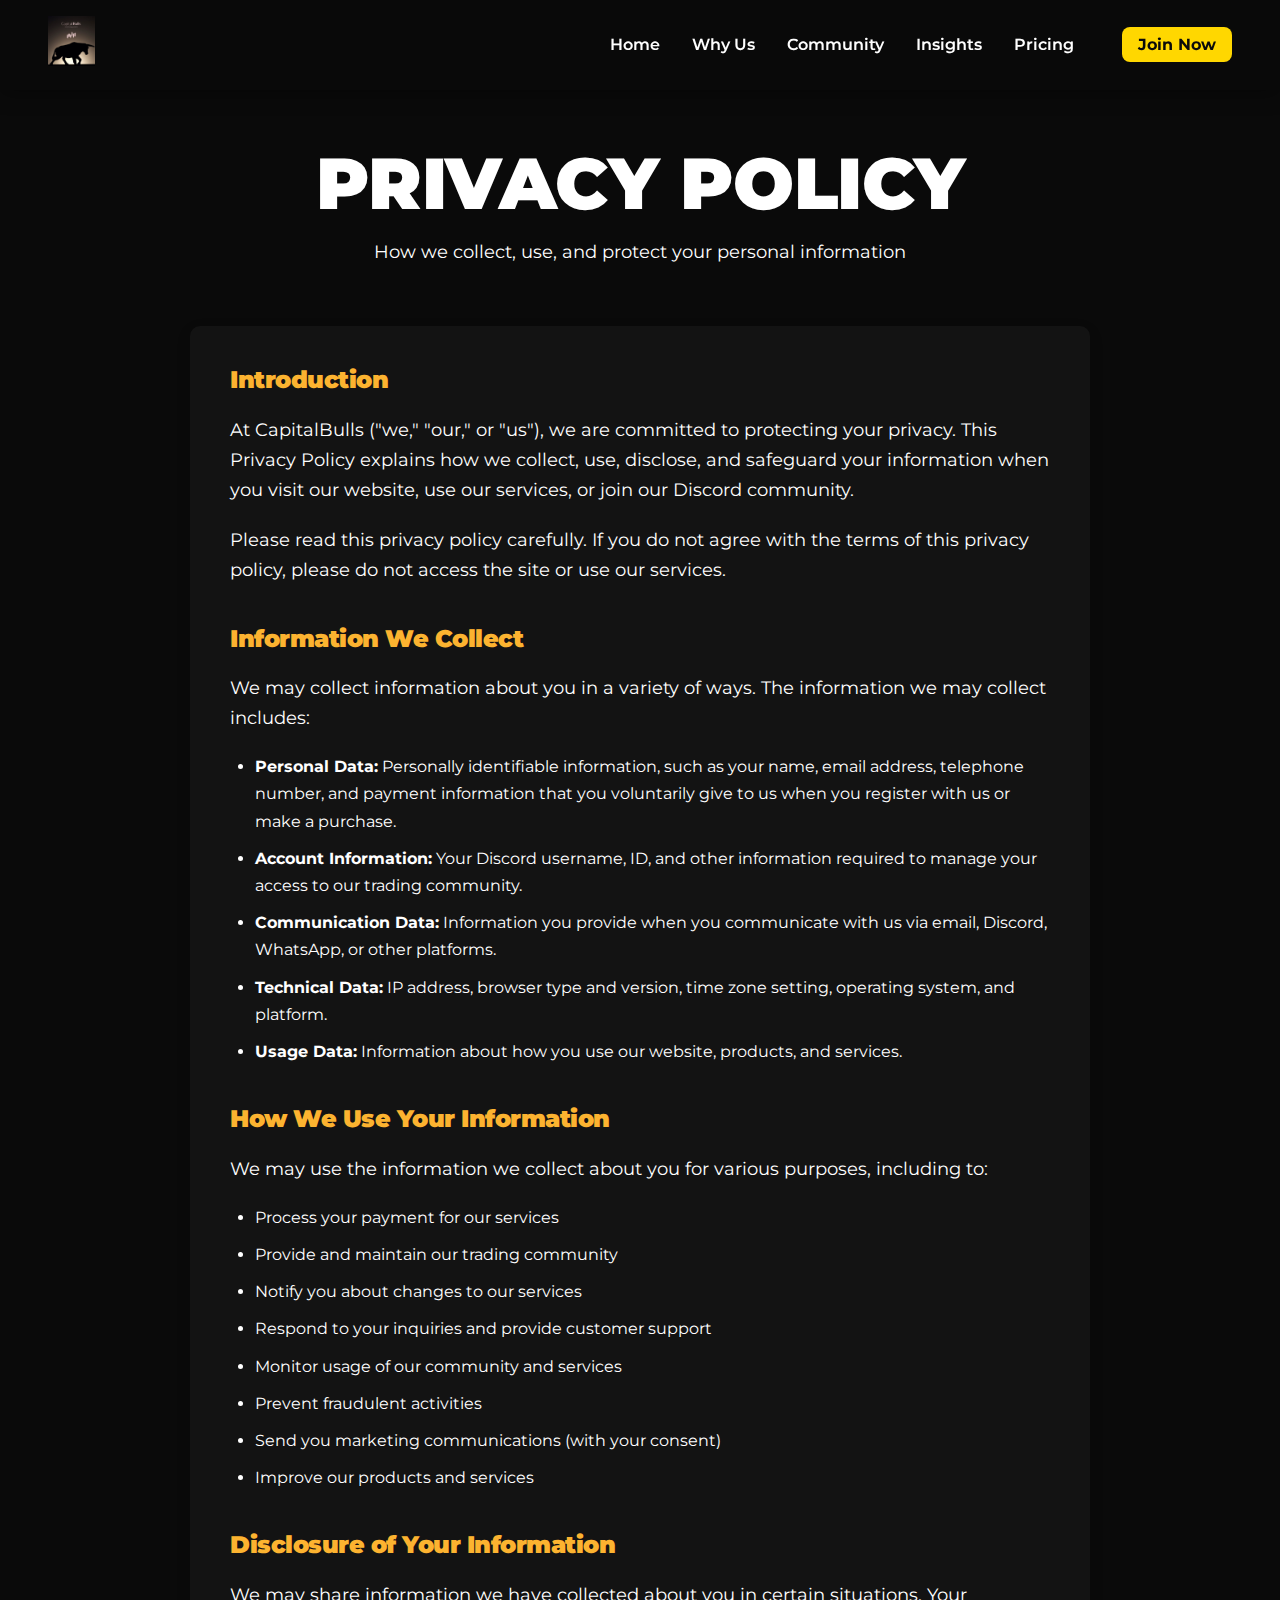
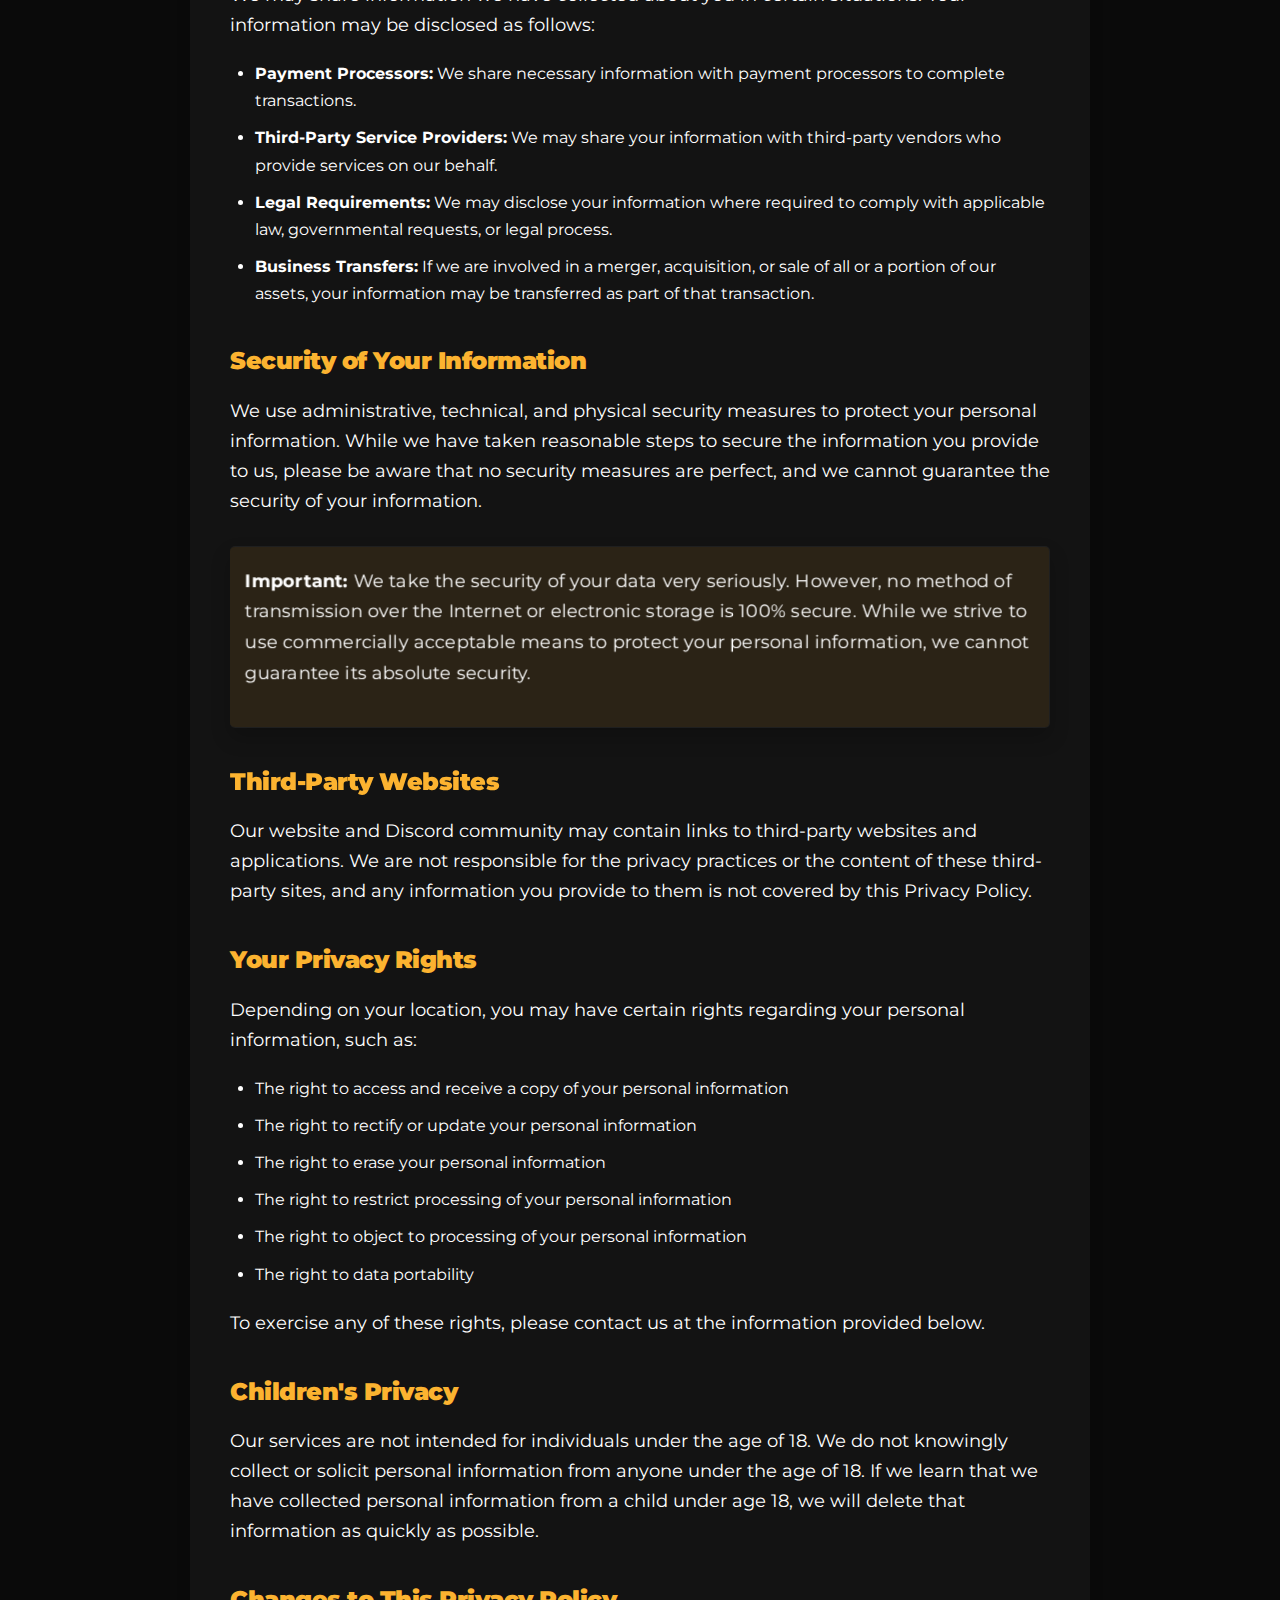
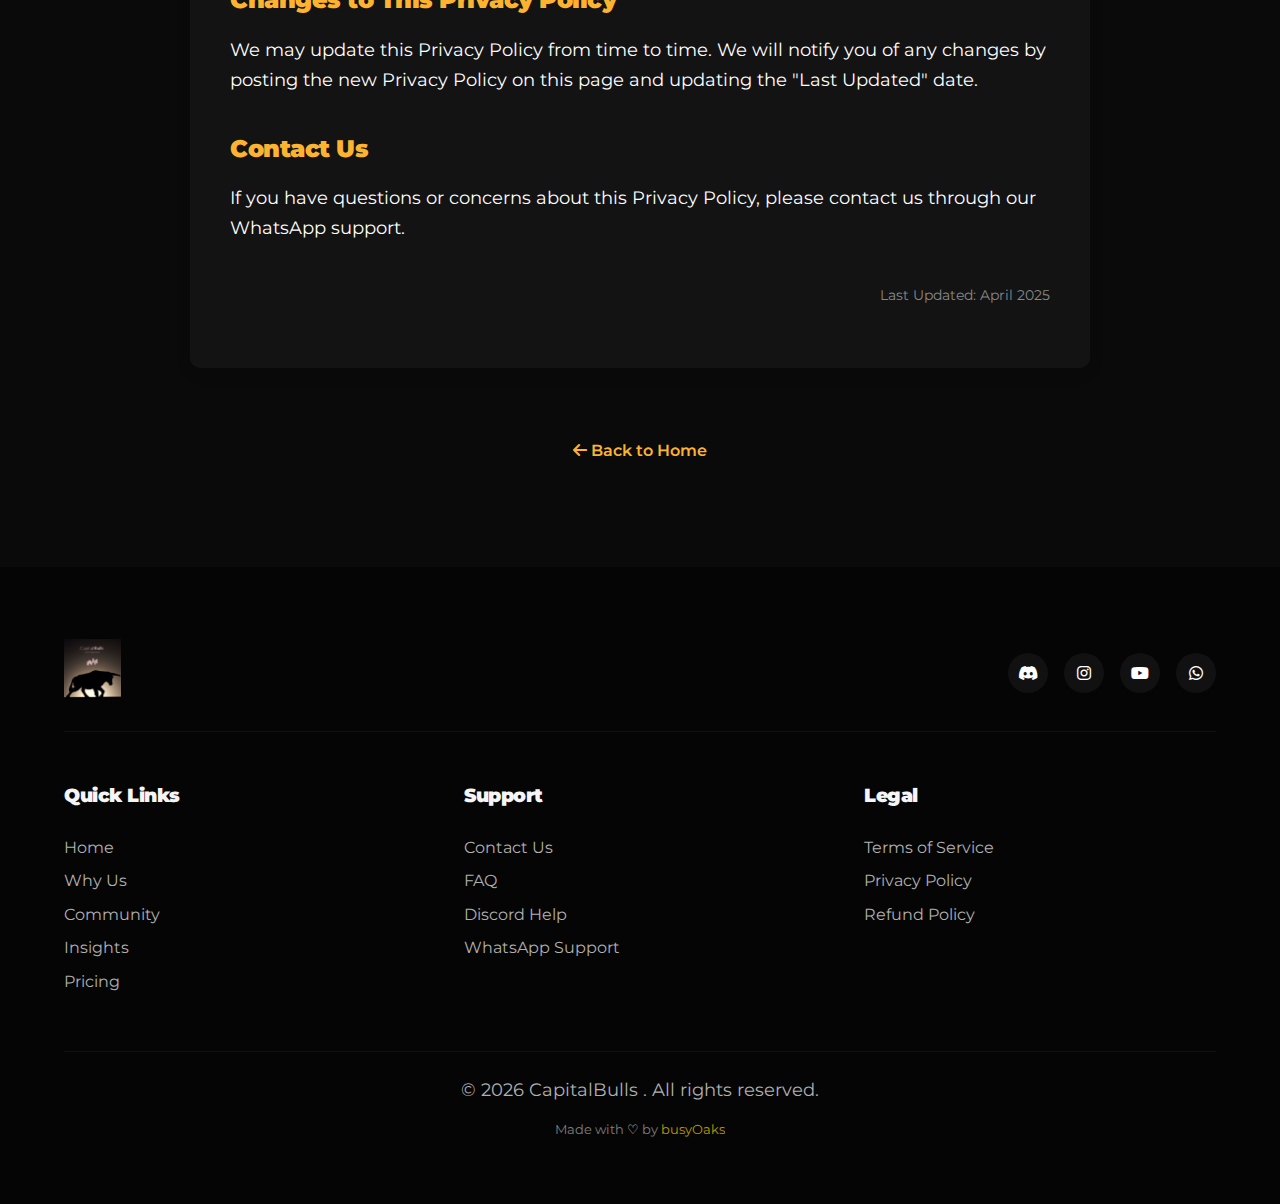
<file: privacy.html>
<!DOCTYPE html>
<html lang="en">
<head>
    <meta charset="UTF-8">
    <meta name="viewport" content="width=device-width, initial-scale=1.0">
    <title>Privacy Policy | CapitalBulls</title>
    <meta name="description" content="CapitalBulls privacy policy - how we collect, use, and protect your personal information.">
    
    <!-- Favicon -->
    <link rel="icon" href="images/favicon.ico" type="image/x-icon">
    <link rel="shortcut icon" href="images/favicon.ico" type="image/x-icon">
    
    <!-- CSS and Fonts -->
    <link rel="stylesheet" href="styles.css">
    <link rel="stylesheet" href="https://cdnjs.cloudflare.com/ajax/libs/font-awesome/6.4.0/css/all.min.css">
    <link href="https://fonts.googleapis.com/css2?family=Montserrat:wght@300;400;600;700;900&display=swap" rel="stylesheet">
    <style>
        .policy-section {
            padding: 120px 0 80px;
        }
        .policy-container {
            max-width: 900px;
            margin: 0 auto;
        }
        .policy-header {
            text-align: center;
            margin-bottom: 60px;
        }
        .policy-header h1 {
            margin-bottom: 15px;
        }
        .policy-content {
            background: #131313;
            border-radius: 10px;
            padding: 40px;
            box-shadow: 0 5px 15px rgba(0,0,0,0.1);
        }
        .policy-content h2 {
            color: #fcb330;
            font-size: 1.5rem;
            margin-top: 40px;
            margin-bottom: 20px;
            text-align: left;
        }
        .policy-content h2:after {
            display: none;
        }
        .policy-content h2:first-child {
            margin-top: 0;
        }
        .policy-content p, .policy-content ul {
            margin-bottom: 20px;
            line-height: 1.7;
        }
        .policy-content ul {
            margin-left: 25px;
        }
        .policy-content ul li {
            margin-bottom: 10px;
        }
        .highlight-box {
            background-color: rgba(252, 179, 48, 0.1);
            border-left: 3px solid #fcb330;
            padding: 20px;
            margin: 30px 0;
            border-radius: 5px;
            transition: all 0.3s ease;
        }
        .highlight-box.card-3d {
            padding: 0;
            background: none;
            border-left: none;
        }
        .highlight-box .card-3d-content {
            padding: 20px;
            background-color: rgba(252, 179, 48, 0.1);
            border-left: 3px solid #fcb330;
            border-radius: 5px;
        }
        .highlight-box:hover {
            transform: translateY(-5px);
            box-shadow: 0 10px 20px rgba(0,0,0,0.1);
        }
        .highlight-box.card-3d:hover {
            transform: translateY(-5px) rotateX(5deg) rotateY(5deg);
        }
        .last-updated {
            font-size: 0.9rem;
            color: #888;
            text-align: right;
            margin-top: 40px;
        }
        .back-link {
            display: inline-block;
            margin-top: 30px;
            color: #fcb330;
            text-decoration: none;
            font-weight: 600;
        }
        .back-link:hover {
            text-decoration: underline;
        }
    </style>
</head>
<body>
    <header>
        <div class="logo">
            <img src="images/logo.png" alt="CapitalBulls Logo">
        </div>
        <nav>
            <ul>
                <li><a href="index.html#hero">Home</a></li>
                <li><a href="index.html#features">Why Us</a></li>
                <li><a href="index.html#community">Community</a></li>
                <li><a href="index.html#gallery">Insights</a></li>
                <li><a href="index.html#pricing">Pricing</a></li>
                <li><a href="index.html#links" class="nav-cta">Join Now</a></li>
            </ul>
            <div class="mobile-menu-btn">
                <span></span>
                <span></span>
                <span></span>
            </div>
        </nav>
    </header>

    <section class="policy-section">
        <div class="container policy-container">
            <div class="policy-header">
                <h1>Privacy Policy</h1>
                <p>How we collect, use, and protect your personal information</p>
            </div>
            
            <div class="policy-content">
                <h2>Introduction</h2>
                <p>At CapitalBulls ("we," "our," or "us"), we are committed to protecting your privacy. This Privacy Policy explains how we collect, use, disclose, and safeguard your information when you visit our website, use our services, or join our Discord community.</p>
                <p>Please read this privacy policy carefully. If you do not agree with the terms of this privacy policy, please do not access the site or use our services.</p>
                
                <h2>Information We Collect</h2>
                <p>We may collect information about you in a variety of ways. The information we may collect includes:</p>
                <ul>
                    <li><strong>Personal Data:</strong> Personally identifiable information, such as your name, email address, telephone number, and payment information that you voluntarily give to us when you register with us or make a purchase.</li>
                    <li><strong>Account Information:</strong> Your Discord username, ID, and other information required to manage your access to our trading community.</li>
                    <li><strong>Communication Data:</strong> Information you provide when you communicate with us via email, Discord, WhatsApp, or other platforms.</li>
                    <li><strong>Technical Data:</strong> IP address, browser type and version, time zone setting, operating system, and platform.</li>
                    <li><strong>Usage Data:</strong> Information about how you use our website, products, and services.</li>
                </ul>
                
                <h2>How We Use Your Information</h2>
                <p>We may use the information we collect about you for various purposes, including to:</p>
                <ul>
                    <li>Process your payment for our services</li>
                    <li>Provide and maintain our trading community</li>
                    <li>Notify you about changes to our services</li>
                    <li>Respond to your inquiries and provide customer support</li>
                    <li>Monitor usage of our community and services</li>
                    <li>Prevent fraudulent activities</li>
                    <li>Send you marketing communications (with your consent)</li>
                    <li>Improve our products and services</li>
                </ul>
                
                <h2>Disclosure of Your Information</h2>
                <p>We may share information we have collected about you in certain situations. Your information may be disclosed as follows:</p>
                <ul>
                    <li><strong>Payment Processors:</strong> We share necessary information with payment processors to complete transactions.</li>
                    <li><strong>Third-Party Service Providers:</strong> We may share your information with third-party vendors who provide services on our behalf.</li>
                    <li><strong>Legal Requirements:</strong> We may disclose your information where required to comply with applicable law, governmental requests, or legal process.</li>
                    <li><strong>Business Transfers:</strong> If we are involved in a merger, acquisition, or sale of all or a portion of our assets, your information may be transferred as part of that transaction.</li>
                </ul>
                
                <h2>Security of Your Information</h2>
                <p>We use administrative, technical, and physical security measures to protect your personal information. While we have taken reasonable steps to secure the information you provide to us, please be aware that no security measures are perfect, and we cannot guarantee the security of your information.</p>
                
                <div class="highlight-box card-3d">
                    <div class="card-3d-content">
                        <p><strong>Important:</strong> We take the security of your data very seriously. However, no method of transmission over the Internet or electronic storage is 100% secure. While we strive to use commercially acceptable means to protect your personal information, we cannot guarantee its absolute security.</p>
                    </div>
                </div>
                
                <h2>Third-Party Websites</h2>
                <p>Our website and Discord community may contain links to third-party websites and applications. We are not responsible for the privacy practices or the content of these third-party sites, and any information you provide to them is not covered by this Privacy Policy.</p>
                
                <h2>Your Privacy Rights</h2>
                <p>Depending on your location, you may have certain rights regarding your personal information, such as:</p>
                <ul>
                    <li>The right to access and receive a copy of your personal information</li>
                    <li>The right to rectify or update your personal information</li>
                    <li>The right to erase your personal information</li>
                    <li>The right to restrict processing of your personal information</li>
                    <li>The right to object to processing of your personal information</li>
                    <li>The right to data portability</li>
                </ul>
                <p>To exercise any of these rights, please contact us at the information provided below.</p>
                
                <h2>Children's Privacy</h2>
                <p>Our services are not intended for individuals under the age of 18. We do not knowingly collect or solicit personal information from anyone under the age of 18. If we learn that we have collected personal information from a child under age 18, we will delete that information as quickly as possible.</p>
                
                <h2>Changes to This Privacy Policy</h2>
                <p>We may update this Privacy Policy from time to time. We will notify you of any changes by posting the new Privacy Policy on this page and updating the "Last Updated" date.</p>
                
                <h2>Contact Us</h2>
                <p>If you have questions or concerns about this Privacy Policy, please contact us through our WhatsApp support.</p>
                
                <p class="last-updated">Last Updated: April 2025</p>
            </div>
            
            <div style="text-align: center; margin-top: 40px;">
                <a href="index.html" class="back-link"><i class="fas fa-arrow-left"></i> Back to Home</a>
            </div>
        </div>
    </section>

    <!-- Footer -->
    <footer>
        <div class="container">
            <div class="footer-top">
                <div class="footer-logo">
                    <img src="images/logo.png" alt="CapitalBulls Logo">
                </div>
                <div class="footer-social">
                    <a href="https://discord.com/invite/KqyjCFGMwV" class="social-icon"><i class="fab fa-discord"></i></a>
                    <a href="https://www.instagram.com/capitalbulls_za" class="social-icon"><i class="fab fa-instagram"></i></a>
                    <a href="https://www.youtube.com/@capitalbulls" class="social-icon"><i class="fab fa-youtube"></i></a>
                    <a href="https://api.whatsapp.com/message/CHY4WFEJJQMXC1?autoload=1&app_absent=0" class="social-icon"><i class="fab fa-whatsapp"></i></a>
                </div>
            </div>
            <div class="footer-middle">
                <div class="footer-nav">
                    <h4>Quick Links</h4>
                    <ul>
                        <li><a href="index.html#hero">Home</a></li>
                        <li><a href="index.html#features">Why Us</a></li>
                        <li><a href="index.html#community">Community</a></li>
                        <li><a href="index.html#gallery">Insights</a></li>
                        <li><a href="index.html#pricing">Pricing</a></li>
                    </ul>
                </div>
                <div class="footer-nav">
                    <h4>Support</h4>
                    <ul>
                        <li><a href="contact.html">Contact Us</a></li>
                        <li><a href="faq.html">FAQ</a></li>
                        <li><a href="https://discord.com/invite/KqyjCFGMwV">Discord Help</a></li>
                        <li><a href="https://api.whatsapp.com/message/CHY4WFEJJQMXC1?autoload=1&app_absent=0">WhatsApp Support</a></li>
                    </ul>
                </div>
                <div class="footer-nav">
                    <h4>Legal</h4>
                    <ul>
                        <li><a href="terms.html">Terms of Service</a></li>
                        <li><a href="privacy.html">Privacy Policy</a></li>
                        <li><a href="refund.html">Refund Policy</a></li>
                    </ul>
                </div>
            </div>
            <div class="copyright">
                <p>&copy; 2024 CapitalBulls. All rights reserved.</p>
                <p class="creator-tag">Made with <span class="heart">♡</span> by <a href="https://busyoaks.co.za" target="_blank">busyOaks</a></p>
            </div>
        </div>
    </footer>

    <script src="script.js"></script>
</body>
</html>
</file>
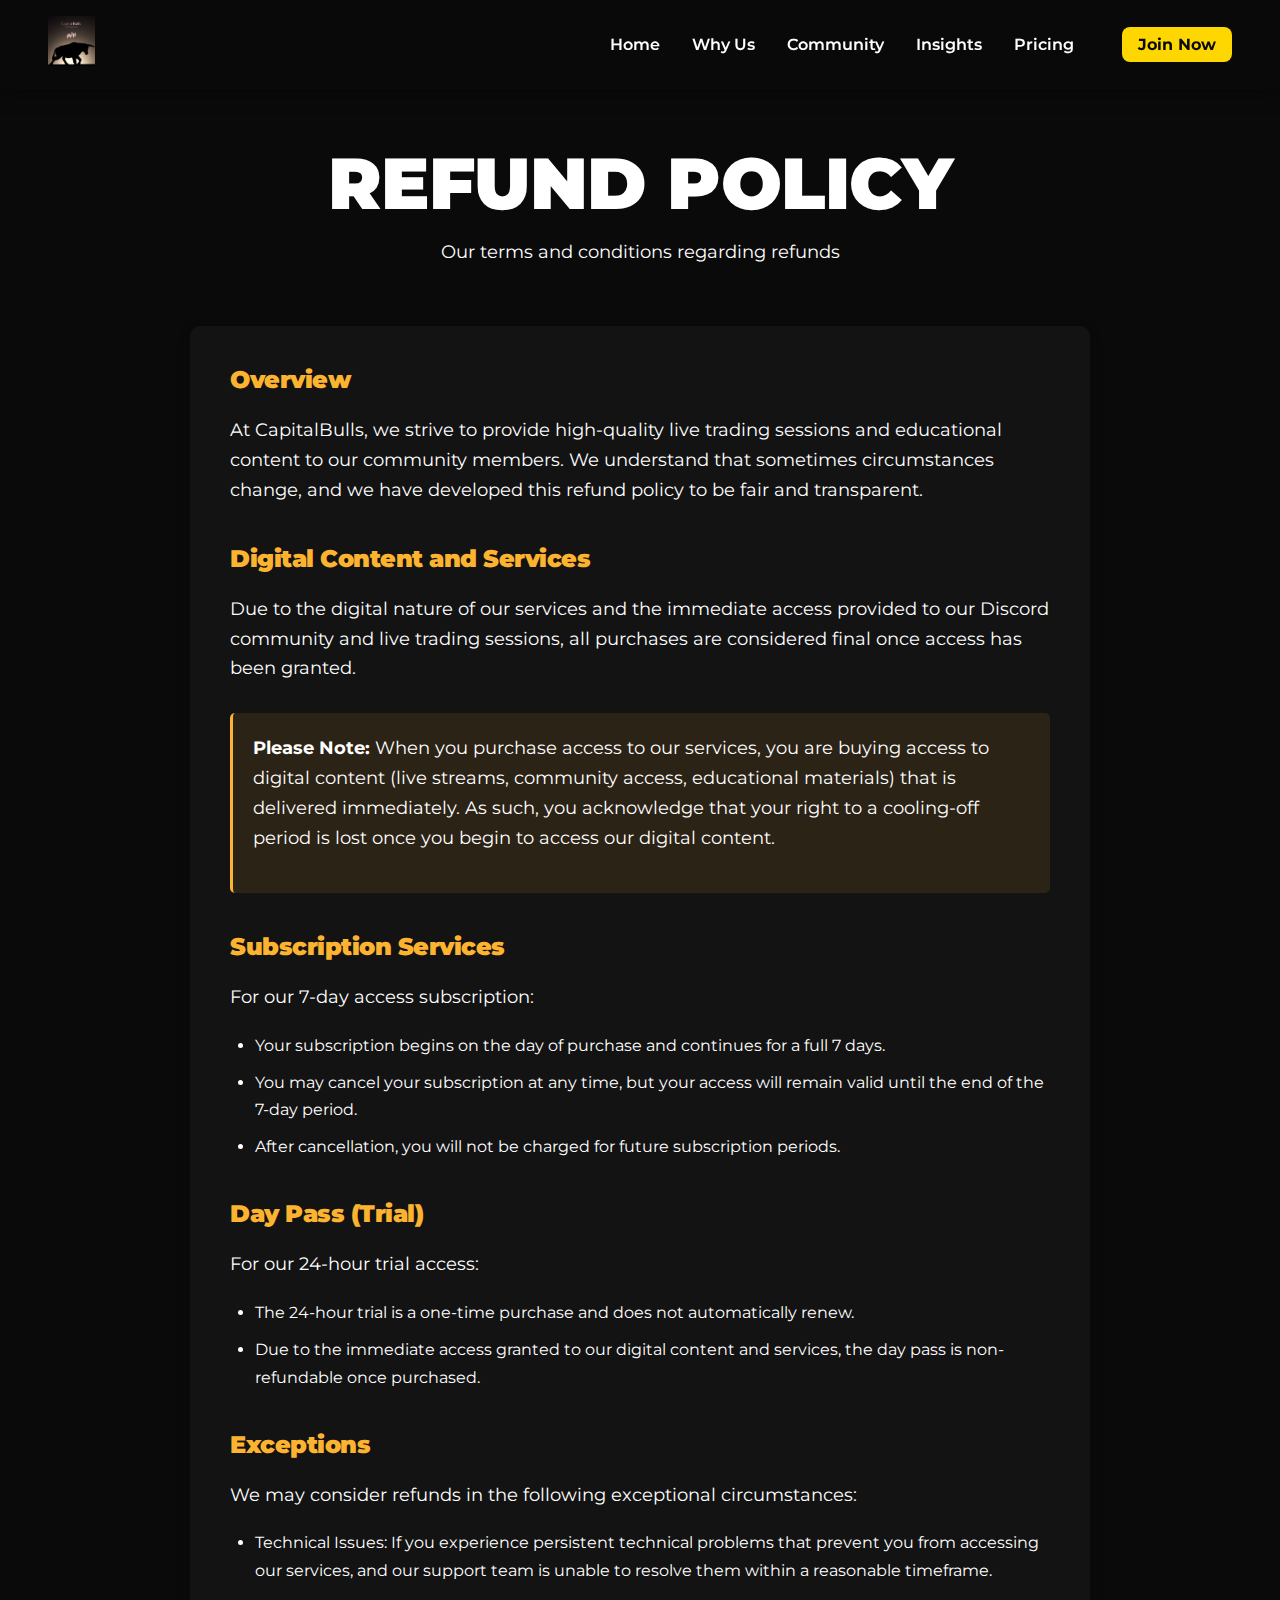
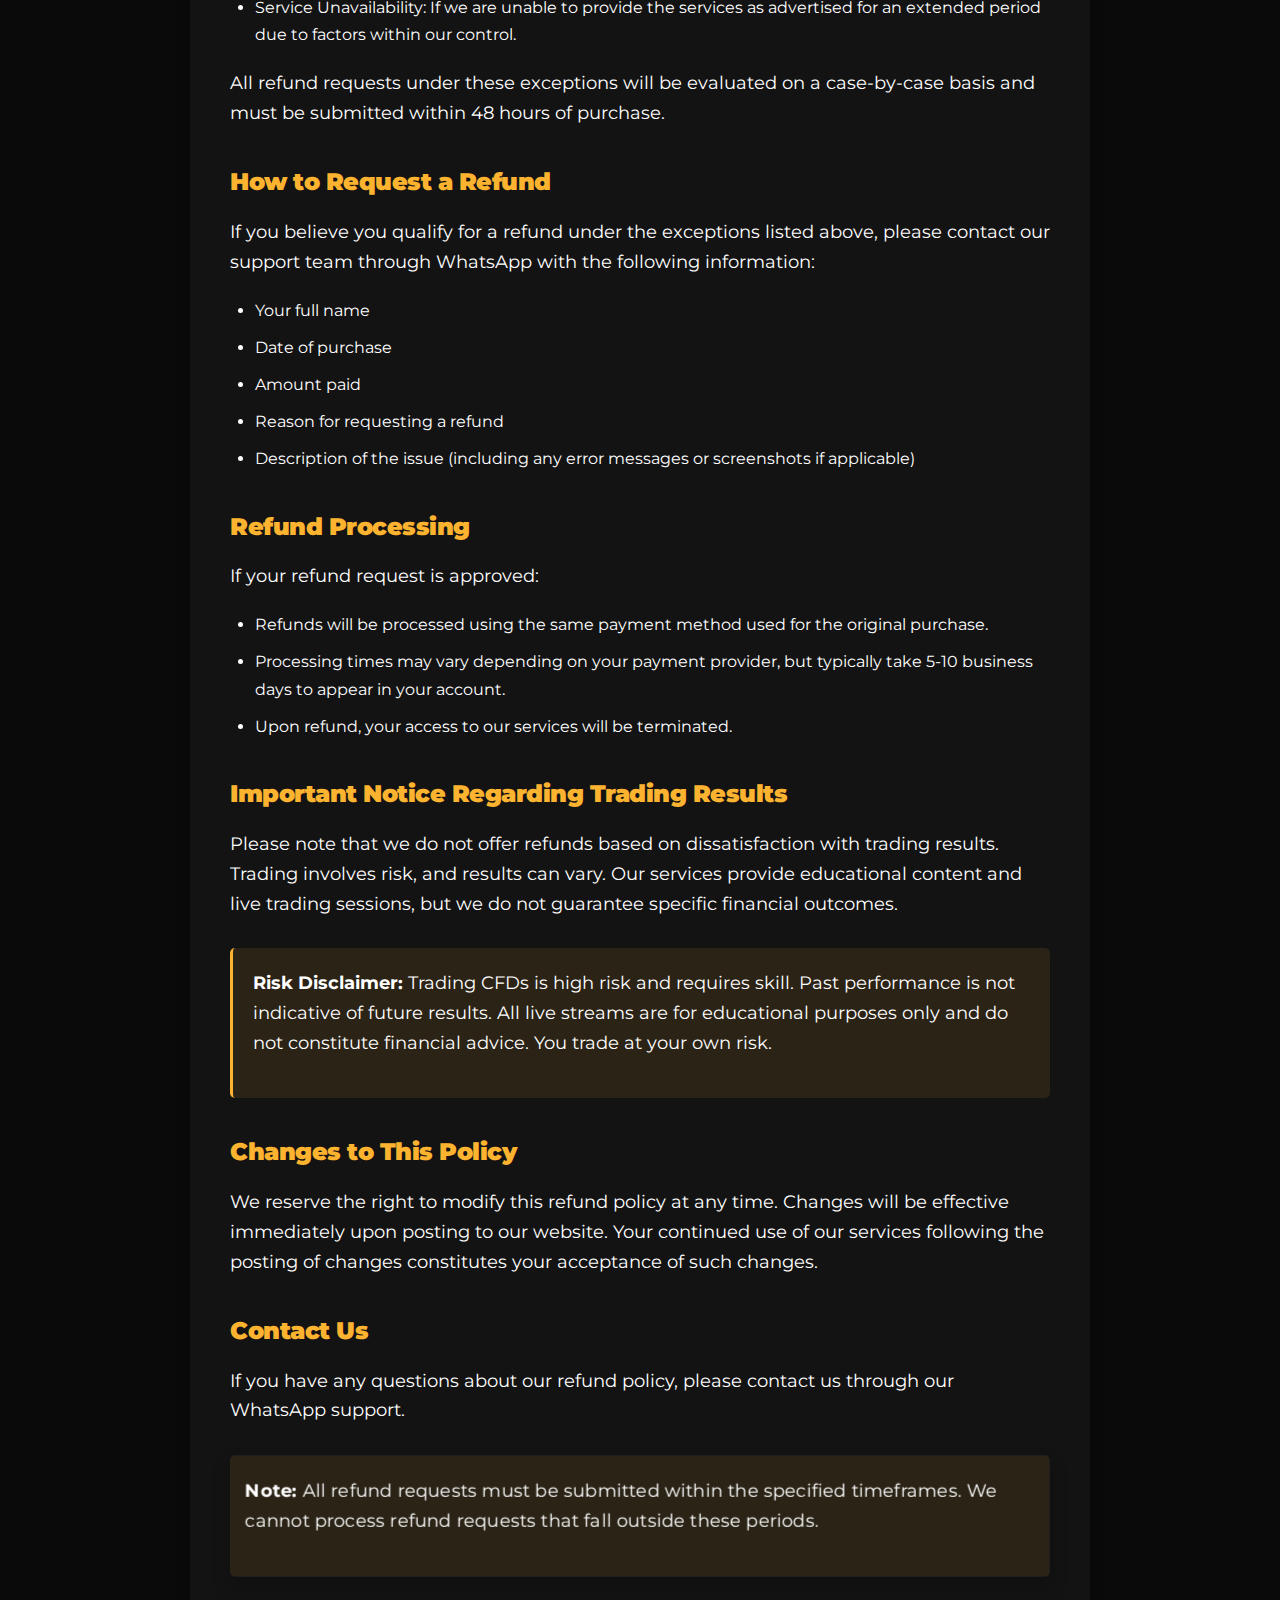
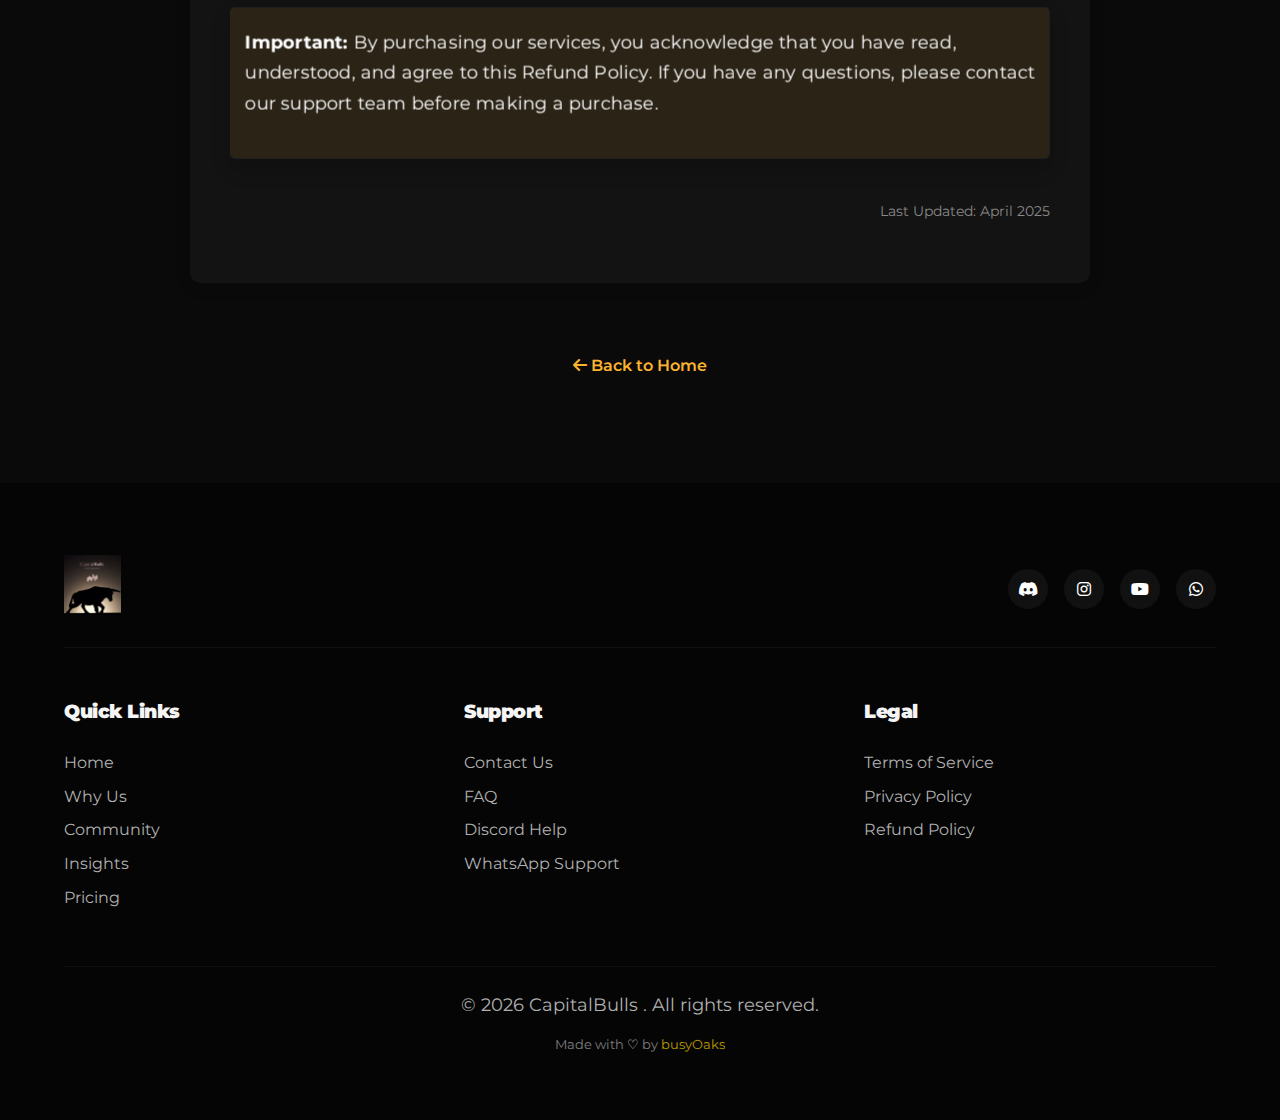
<file: refund.html>
<!DOCTYPE html>
<html lang="en">
<head>
    <meta charset="UTF-8">
    <meta name="viewport" content="width=device-width, initial-scale=1.0">
    <title>Refund Policy | CapitalBulls</title>
    <meta name="description" content="CapitalBulls refund policy - learn about our refund conditions and process.">
    
    <!-- Favicon -->
    <link rel="icon" href="images/favicon.ico" type="image/x-icon">
    <link rel="shortcut icon" href="images/favicon.ico" type="image/x-icon">
    
    <!-- CSS and Fonts -->
    <link rel="stylesheet" href="styles.css">
    <link rel="stylesheet" href="https://cdnjs.cloudflare.com/ajax/libs/font-awesome/6.4.0/css/all.min.css">
    <link href="https://fonts.googleapis.com/css2?family=Montserrat:wght@300;400;600;700;900&display=swap" rel="stylesheet">
    <style>
        .policy-section {
            padding: 120px 0 80px;
        }
        .policy-container {
            max-width: 900px;
            margin: 0 auto;
        }
        .policy-header {
            text-align: center;
            margin-bottom: 60px;
        }
        .policy-header h1 {
            margin-bottom: 15px;
        }
        .policy-content {
            background: #131313;
            border-radius: 10px;
            padding: 40px;
            box-shadow: 0 5px 15px rgba(0,0,0,0.1);
        }
        .policy-content h2 {
            color: #fcb330;
            font-size: 1.5rem;
            margin-top: 40px;
            margin-bottom: 20px;
            text-align: left;
        }
        .policy-content h2:after {
            display: none;
        }
        .policy-content h2:first-child {
            margin-top: 0;
        }
        .policy-content p, .policy-content ul {
            margin-bottom: 20px;
            line-height: 1.7;
        }
        .policy-content ul {
            margin-left: 25px;
        }
        .policy-content ul li {
            margin-bottom: 10px;
        }
        .highlight-box {
            background-color: rgba(252, 179, 48, 0.1);
            border-left: 3px solid #fcb330;
            padding: 20px;
            margin: 30px 0;
            border-radius: 5px;
            transition: all 0.3s ease;
        }
        .highlight-box.card-3d {
            padding: 0;
            background: none;
            border-left: none;
        }
        .highlight-box .card-3d-content {
            padding: 20px;
            background-color: rgba(252, 179, 48, 0.1);
            border-left: 3px solid #fcb330;
            border-radius: 5px;
        }
        .highlight-box:hover {
            transform: translateY(-5px);
            box-shadow: 0 10px 20px rgba(0,0,0,0.1);
        }
        .highlight-box.card-3d:hover {
            transform: translateY(-5px) rotateX(5deg) rotateY(5deg);
        }
        .last-updated {
            font-size: 0.9rem;
            color: #888;
            text-align: right;
            margin-top: 40px;
        }
        .back-link {
            display: inline-block;
            margin-top: 30px;
            color: #fcb330;
            text-decoration: none;
            font-weight: 600;
        }
        .back-link:hover {
            text-decoration: underline;
        }
    </style>
</head>
<body>
    <header>
        <div class="logo">
            <img src="images/logo.png" alt="CapitalBulls Logo">
        </div>
        <nav>
            <ul>
                <li><a href="index.html#hero">Home</a></li>
                <li><a href="index.html#features">Why Us</a></li>
                <li><a href="index.html#community">Community</a></li>
                <li><a href="index.html#gallery">Insights</a></li>
                <li><a href="index.html#pricing">Pricing</a></li>
                <li><a href="index.html#links" class="nav-cta">Join Now</a></li>
            </ul>
            <div class="mobile-menu-btn">
                <span></span>
                <span></span>
                <span></span>
            </div>
        </nav>
    </header>

    <section class="policy-section">
        <div class="container policy-container">
            <div class="policy-header">
                <h1>Refund Policy</h1>
                <p>Our terms and conditions regarding refunds</p>
            </div>
            
            <div class="policy-content">
                <h2>Overview</h2>
                <p>At CapitalBulls, we strive to provide high-quality live trading sessions and educational content to our community members. We understand that sometimes circumstances change, and we have developed this refund policy to be fair and transparent.</p>
                
                <h2>Digital Content and Services</h2>
                <p>Due to the digital nature of our services and the immediate access provided to our Discord community and live trading sessions, all purchases are considered final once access has been granted.</p>
                
                <div class="highlight-box">
                    <p><strong>Please Note:</strong> When you purchase access to our services, you are buying access to digital content (live streams, community access, educational materials) that is delivered immediately. As such, you acknowledge that your right to a cooling-off period is lost once you begin to access our digital content.</p>
                </div>
                
                <h2>Subscription Services</h2>
                <p>For our 7-day access subscription:</p>
                <ul>
                    <li>Your subscription begins on the day of purchase and continues for a full 7 days.</li>
                    <li>You may cancel your subscription at any time, but your access will remain valid until the end of the 7-day period.</li>
                    <li>After cancellation, you will not be charged for future subscription periods.</li>
                </ul>
                
                <h2>Day Pass (Trial)</h2>
                <p>For our 24-hour trial access:</p>
                <ul>
                    <li>The 24-hour trial is a one-time purchase and does not automatically renew.</li>
                    <li>Due to the immediate access granted to our digital content and services, the day pass is non-refundable once purchased.</li>
                </ul>
                
                <h2>Exceptions</h2>
                <p>We may consider refunds in the following exceptional circumstances:</p>
                <ul>
                    <li>Technical Issues: If you experience persistent technical problems that prevent you from accessing our services, and our support team is unable to resolve them within a reasonable timeframe.</li>
                    <li>Service Unavailability: If we are unable to provide the services as advertised for an extended period due to factors within our control.</li>
                </ul>
                <p>All refund requests under these exceptions will be evaluated on a case-by-case basis and must be submitted within 48 hours of purchase.</p>
                
                <h2>How to Request a Refund</h2>
                <p>If you believe you qualify for a refund under the exceptions listed above, please contact our support team through WhatsApp with the following information:</p>
                <ul>
                    <li>Your full name</li>
                    <li>Date of purchase</li>
                    <li>Amount paid</li>
                    <li>Reason for requesting a refund</li>
                    <li>Description of the issue (including any error messages or screenshots if applicable)</li>
                </ul>
                
                <h2>Refund Processing</h2>
                <p>If your refund request is approved:</p>
                <ul>
                    <li>Refunds will be processed using the same payment method used for the original purchase.</li>
                    <li>Processing times may vary depending on your payment provider, but typically take 5-10 business days to appear in your account.</li>
                    <li>Upon refund, your access to our services will be terminated.</li>
                </ul>
                
                <h2>Important Notice Regarding Trading Results</h2>
                <p>Please note that we do not offer refunds based on dissatisfaction with trading results. Trading involves risk, and results can vary. Our services provide educational content and live trading sessions, but we do not guarantee specific financial outcomes.</p>
                
                <div class="highlight-box">
                    <p><strong>Risk Disclaimer:</strong> Trading CFDs is high risk and requires skill. Past performance is not indicative of future results. All live streams are for educational purposes only and do not constitute financial advice. You trade at your own risk.</p>
                </div>
                
                <h2>Changes to This Policy</h2>
                <p>We reserve the right to modify this refund policy at any time. Changes will be effective immediately upon posting to our website. Your continued use of our services following the posting of changes constitutes your acceptance of such changes.</p>
                
                <h2>Contact Us</h2>
                <p>If you have any questions about our refund policy, please contact us through our WhatsApp support.</p>
                
                <div class="highlight-box card-3d">
                    <div class="card-3d-content">
                        <p><strong>Note:</strong> All refund requests must be submitted within the specified timeframes. We cannot process refund requests that fall outside these periods.</p>
                    </div>
                </div>
                <div class="highlight-box card-3d">
                    <div class="card-3d-content">
                        <p><strong>Important:</strong> By purchasing our services, you acknowledge that you have read, understood, and agree to this Refund Policy. If you have any questions, please contact our support team before making a purchase.</p>
                    </div>
                </div>
                
                <p class="last-updated">Last Updated: April 2025</p>
            </div>
            
            <div style="text-align: center; margin-top: 40px;">
                <a href="index.html" class="back-link"><i class="fas fa-arrow-left"></i> Back to Home</a>
            </div>
        </div>
    </section>

    <!-- Footer -->
    <footer>
        <div class="container">
            <div class="footer-top">
                <div class="footer-logo">
                    <img src="images/logo.png" alt="CapitalBulls Logo">
                </div>
                <div class="footer-social">
                    <a href="https://discord.com/invite/KqyjCFGMwV" class="social-icon"><i class="fab fa-discord"></i></a>
                    <a href="https://www.instagram.com/capitalbulls_za" class="social-icon"><i class="fab fa-instagram"></i></a>
                    <a href="https://www.youtube.com/@capitalbulls" class="social-icon"><i class="fab fa-youtube"></i></a>
                    <a href="https://api.whatsapp.com/message/CHY4WFEJJQMXC1?autoload=1&app_absent=0" class="social-icon"><i class="fab fa-whatsapp"></i></a>
                </div>
            </div>
            <div class="footer-middle">
                <div class="footer-nav">
                    <h4>Quick Links</h4>
                    <ul>
                        <li><a href="index.html#hero">Home</a></li>
                        <li><a href="index.html#features">Why Us</a></li>
                        <li><a href="index.html#community">Community</a></li>
                        <li><a href="index.html#gallery">Insights</a></li>
                        <li><a href="index.html#pricing">Pricing</a></li>
                    </ul>
                </div>
                <div class="footer-nav">
                    <h4>Support</h4>
                    <ul>
                        <li><a href="contact.html">Contact Us</a></li>
                        <li><a href="faq.html">FAQ</a></li>
                        <li><a href="https://discord.com/invite/KqyjCFGMwV">Discord Help</a></li>
                        <li><a href="https://api.whatsapp.com/message/CHY4WFEJJQMXC1?autoload=1&app_absent=0">WhatsApp Support</a></li>
                    </ul>
                </div>
                <div class="footer-nav">
                    <h4>Legal</h4>
                    <ul>
                        <li><a href="terms.html">Terms of Service</a></li>
                        <li><a href="privacy.html">Privacy Policy</a></li>
                        <li><a href="refund.html">Refund Policy</a></li>
                    </ul>
                </div>
            </div>
            <div class="copyright">
                <p>&copy; 2024 CapitalBulls. All rights reserved.</p>
                <p class="creator-tag">Made with <span class="heart">♡</span> by <a href="https://busyoaks.co.za" target="_blank">busyOaks</a></p>
            </div>
        </div>
    </footer>

    <script src="script.js"></script>
</body>
</html>
</file>
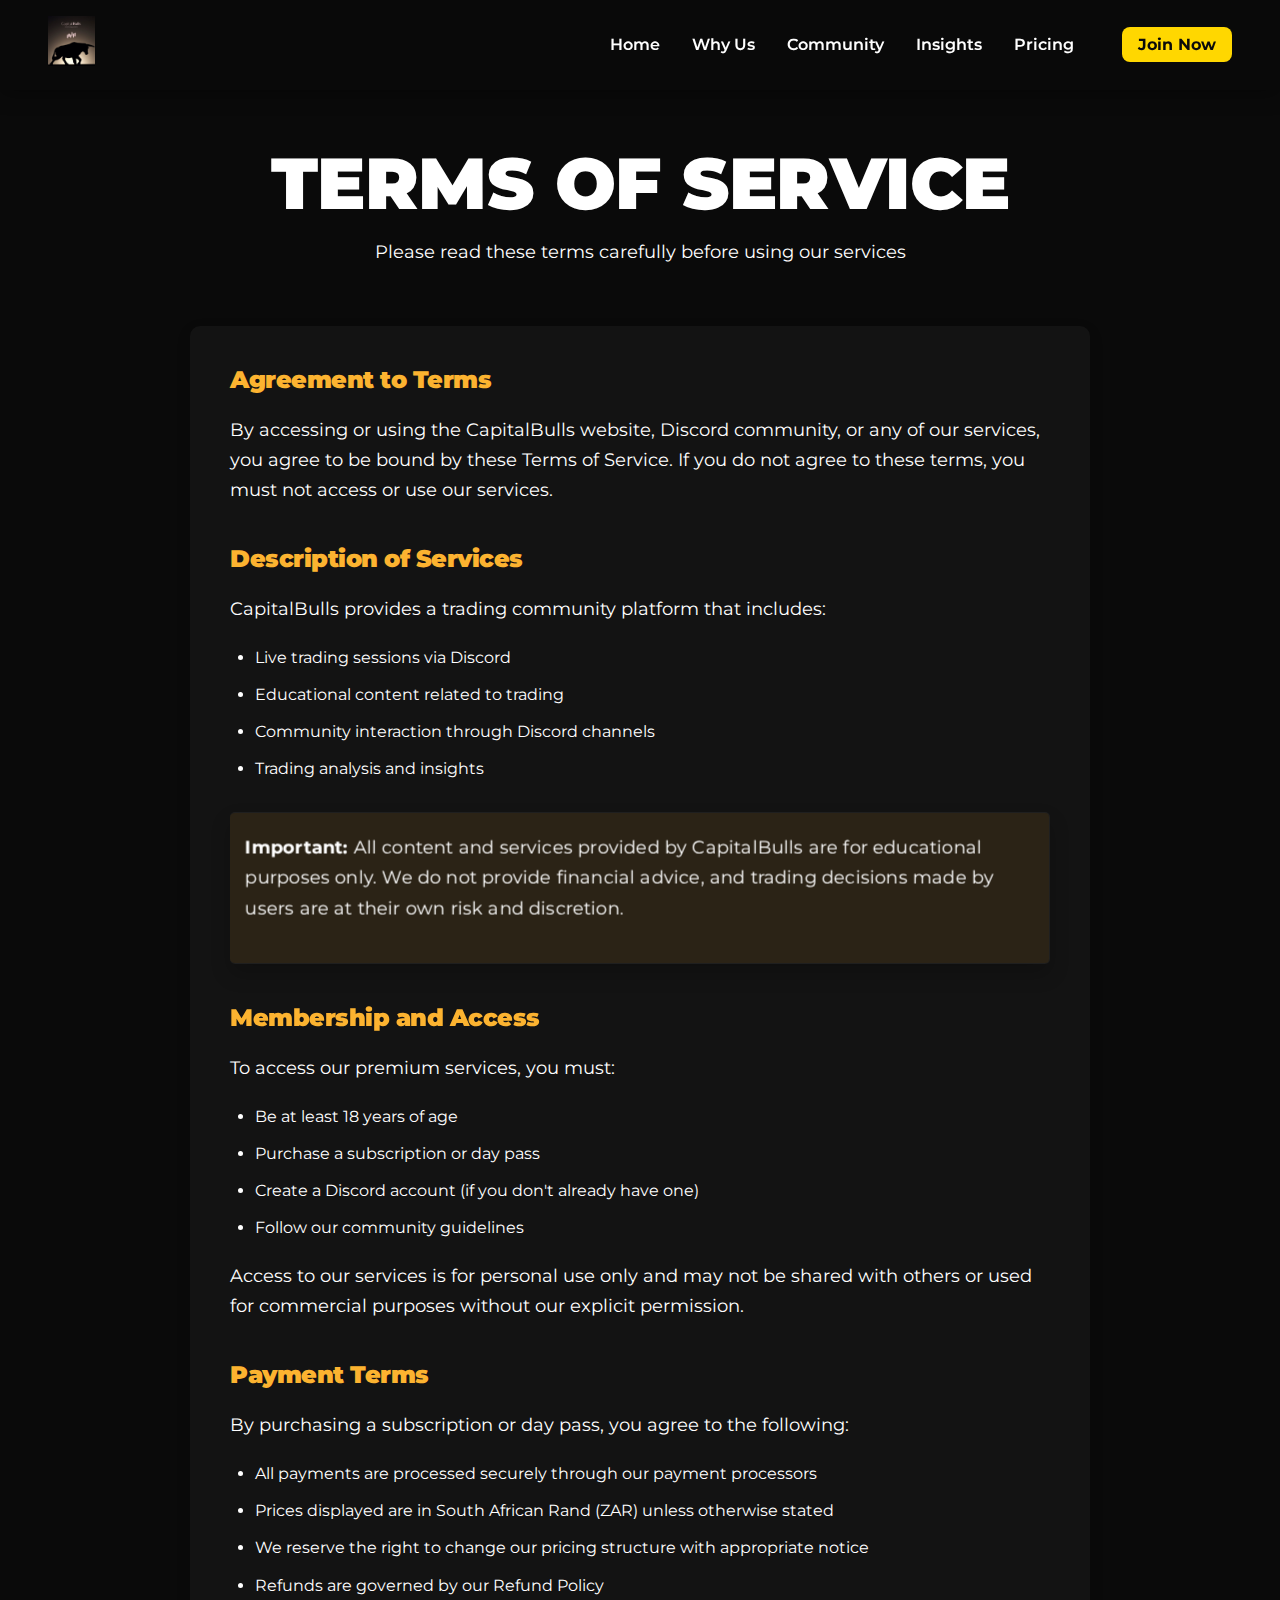
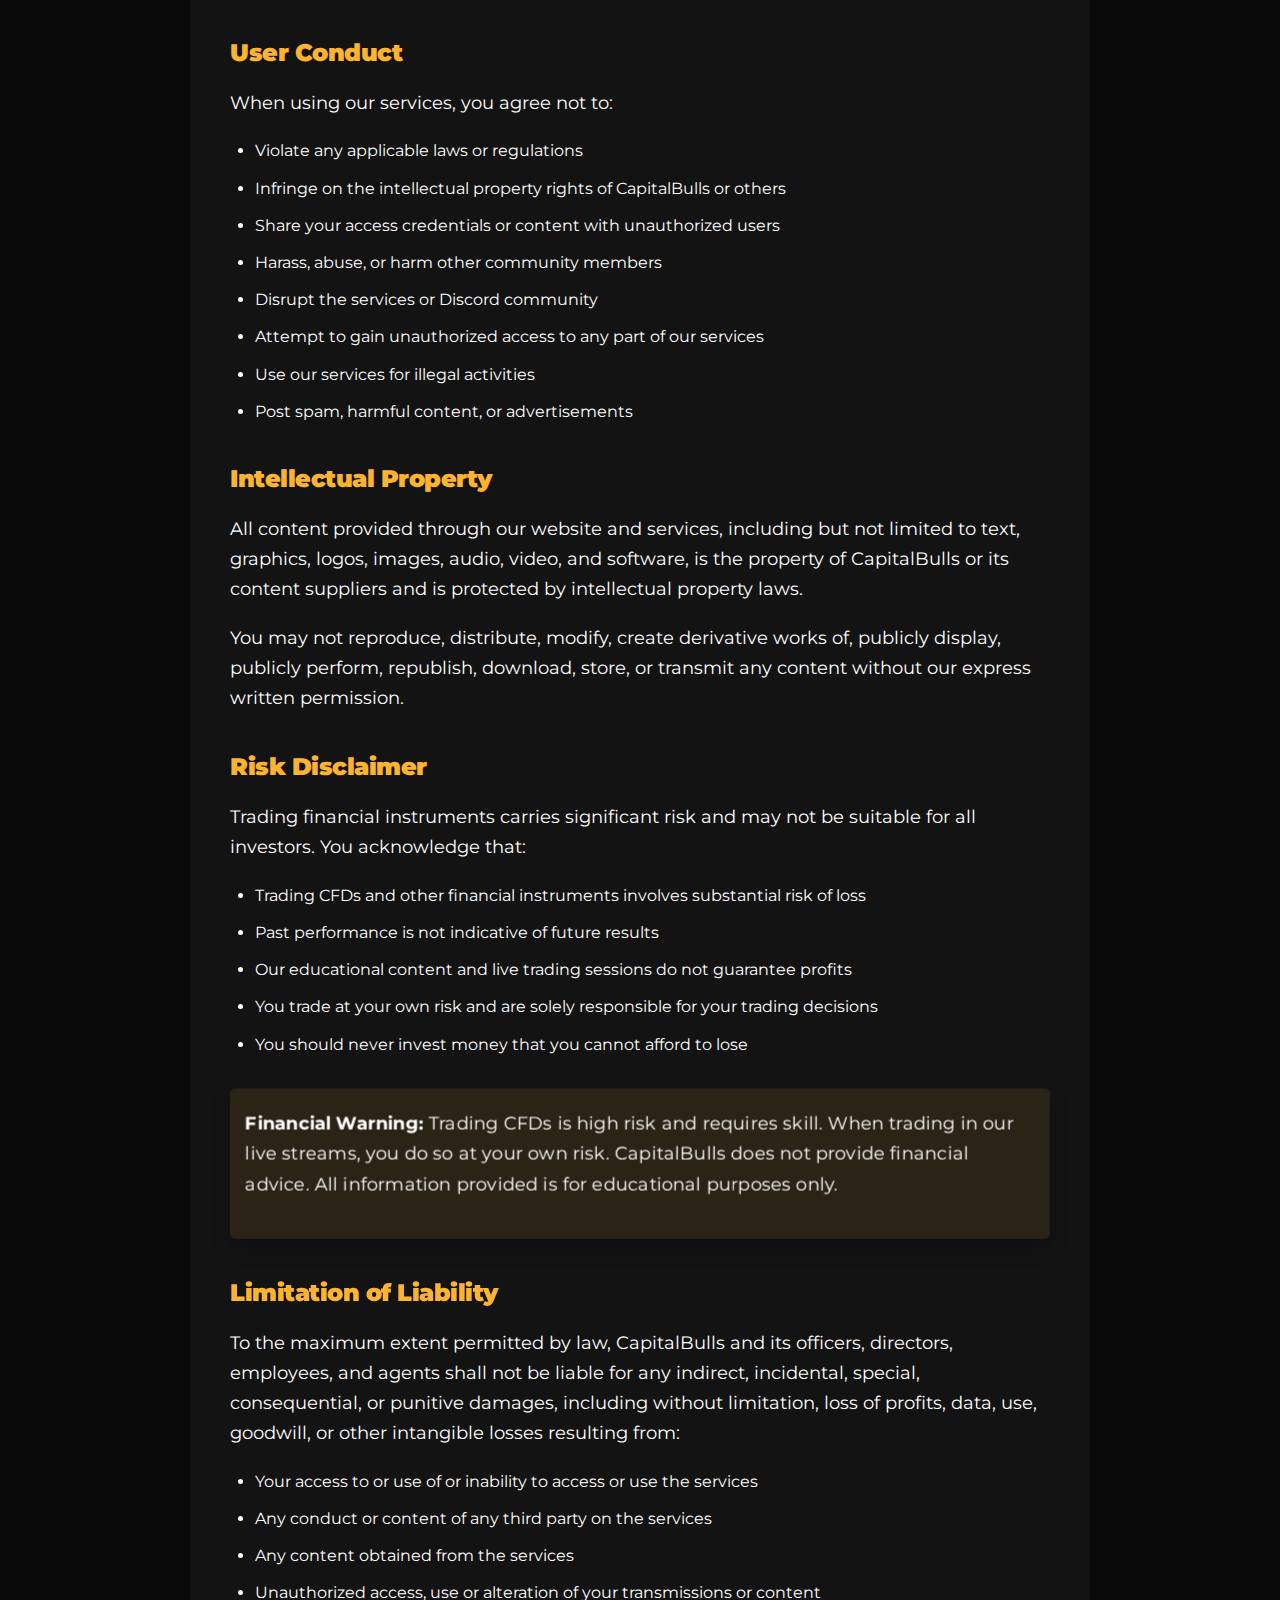
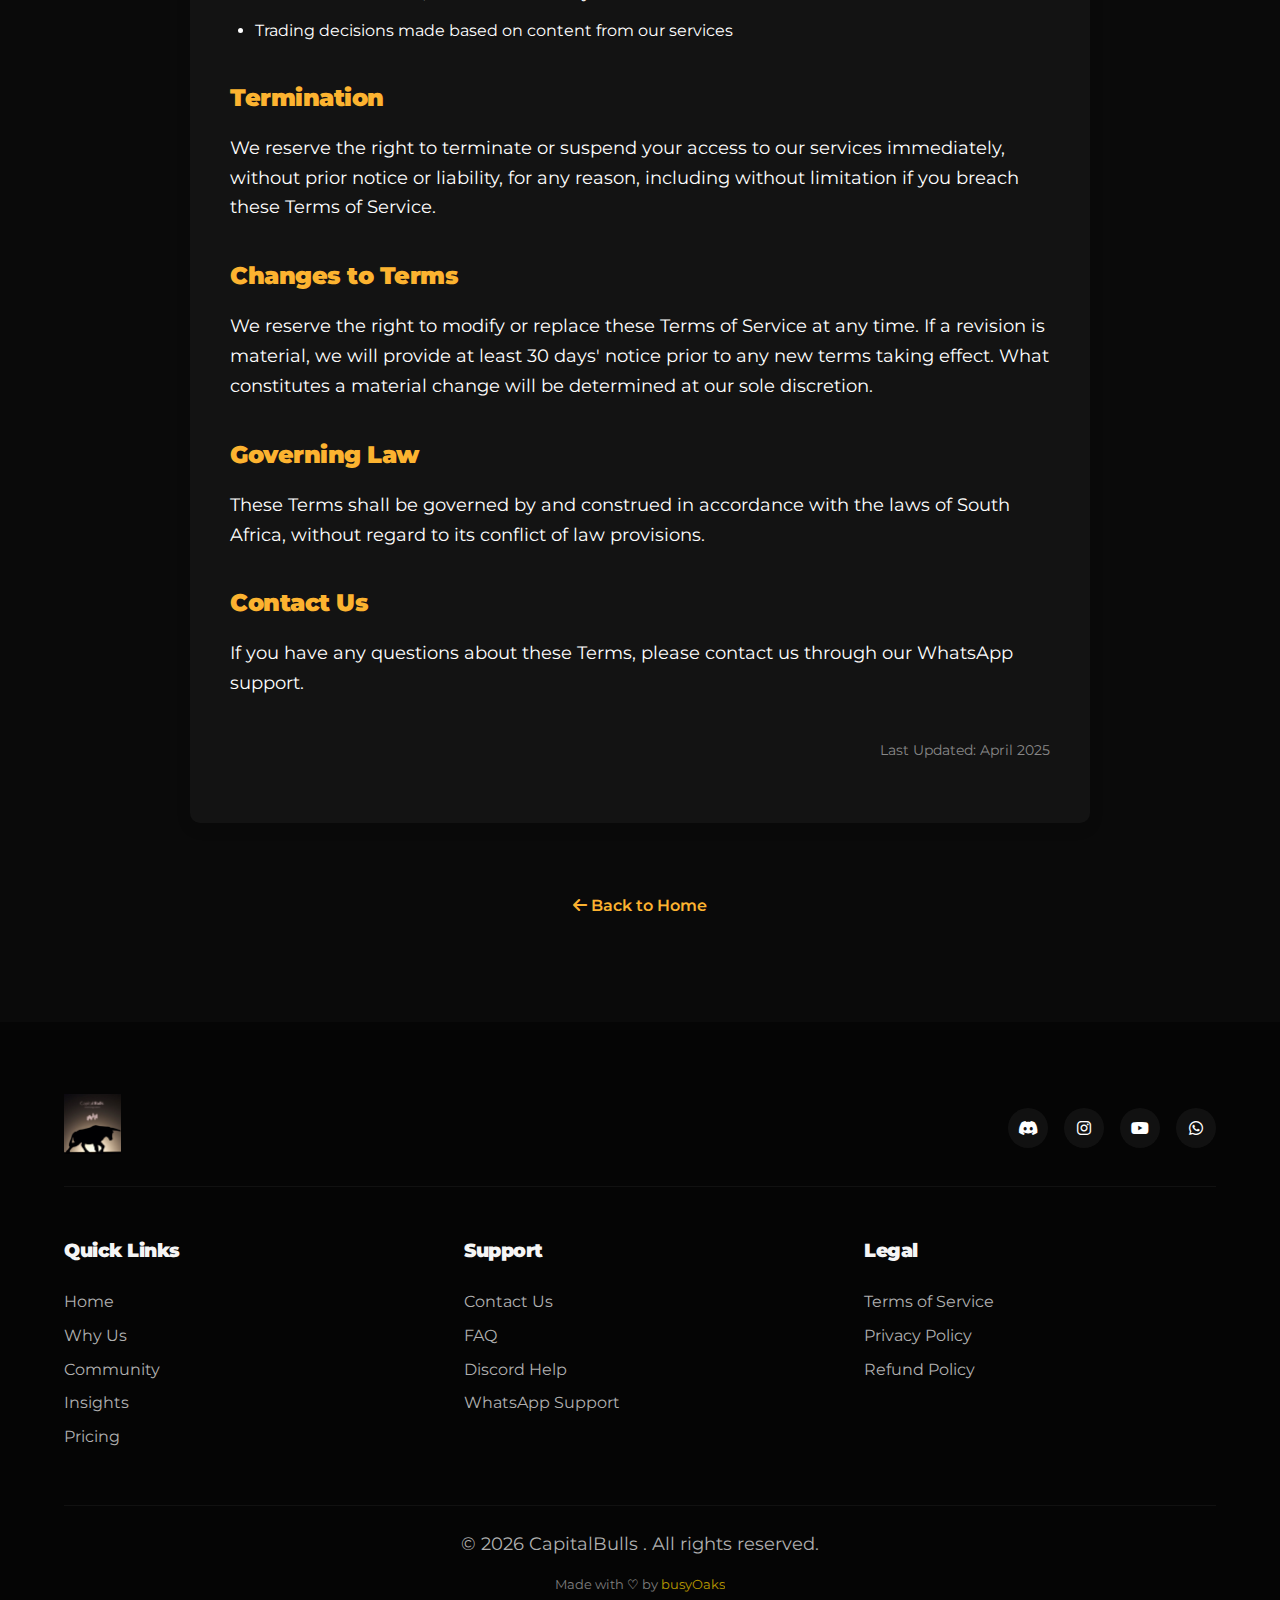
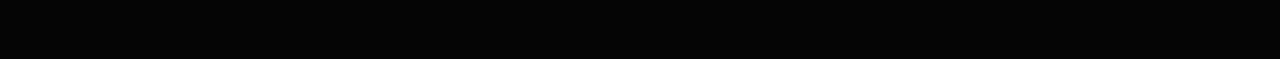
<file: terms.html>
<!DOCTYPE html>
<html lang="en">
<head>
    <meta charset="UTF-8">
    <meta name="viewport" content="width=device-width, initial-scale=1.0">
    <title>Terms of Service | CapitalBulls</title>
    <meta name="description" content="CapitalBulls terms of service - the rules, guidelines, and agreements for using our services.">
    
    <!-- Favicon -->
    <link rel="icon" href="images/favicon.ico" type="image/x-icon">
    <link rel="shortcut icon" href="images/favicon.ico" type="image/x-icon">
    
    <!-- CSS and Fonts -->
    <link rel="stylesheet" href="styles.css">
    <link rel="stylesheet" href="https://cdnjs.cloudflare.com/ajax/libs/font-awesome/6.4.0/css/all.min.css">
    <link href="https://fonts.googleapis.com/css2?family=Montserrat:wght@300;400;600;700;900&display=swap" rel="stylesheet">
    <style>
        .policy-section {
            padding: 120px 0 80px;
        }
        .policy-container {
            max-width: 900px;
            margin: 0 auto;
        }
        .policy-header {
            text-align: center;
            margin-bottom: 60px;
        }
        .policy-header h1 {
            margin-bottom: 15px;
        }
        .policy-content {
            background: #131313;
            border-radius: 10px;
            padding: 40px;
            box-shadow: 0 5px 15px rgba(0,0,0,0.1);
        }
        .policy-content h2 {
            color: #fcb330;
            font-size: 1.5rem;
            margin-top: 40px;
            margin-bottom: 20px;
            text-align: left;
        }
        .policy-content h2:after {
            display: none;
        }
        .policy-content h2:first-child {
            margin-top: 0;
        }
        .policy-content p, .policy-content ul {
            margin-bottom: 20px;
            line-height: 1.7;
        }
        .policy-content ul {
            margin-left: 25px;
        }
        .policy-content ul li {
            margin-bottom: 10px;
        }
        .highlight-box {
            background-color: rgba(252, 179, 48, 0.1);
            border-left: 3px solid #fcb330;
            padding: 20px;
            margin: 30px 0;
            border-radius: 5px;
            transition: all 0.3s ease;
        }
        .highlight-box.card-3d {
            padding: 0;
            background: none;
            border-left: none;
        }
        .highlight-box .card-3d-content {
            padding: 20px;
            background-color: rgba(252, 179, 48, 0.1);
            border-left: 3px solid #fcb330;
            border-radius: 5px;
        }
        .highlight-box:hover {
            transform: translateY(-5px);
            box-shadow: 0 10px 20px rgba(0,0,0,0.1);
        }
        .highlight-box.card-3d:hover {
            transform: translateY(-5px) rotateX(5deg) rotateY(5deg);
        }
        .last-updated {
            font-size: 0.9rem;
            color: #888;
            text-align: right;
            margin-top: 40px;
        }
        .back-link {
            display: inline-block;
            margin-top: 30px;
            color: #fcb330;
            text-decoration: none;
            font-weight: 600;
        }
        .back-link:hover {
            text-decoration: underline;
        }
    </style>
</head>
<body>
    <header>
        <div class="logo">
            <img src="images/logo.png" alt="CapitalBulls Logo">
        </div>
        <nav>
            <ul>
                <li><a href="index.html#hero">Home</a></li>
                <li><a href="index.html#features">Why Us</a></li>
                <li><a href="index.html#community">Community</a></li>
                <li><a href="index.html#gallery">Insights</a></li>
                <li><a href="index.html#pricing">Pricing</a></li>
                <li><a href="index.html#links" class="nav-cta">Join Now</a></li>
            </ul>
            <div class="mobile-menu-btn">
                <span></span>
                <span></span>
                <span></span>
            </div>
        </nav>
    </header>

    <section class="policy-section">
        <div class="container policy-container">
            <div class="policy-header">
                <h1>Terms of Service</h1>
                <p>Please read these terms carefully before using our services</p>
            </div>
            
            <div class="policy-content">
                <h2>Agreement to Terms</h2>
                <p>By accessing or using the CapitalBulls website, Discord community, or any of our services, you agree to be bound by these Terms of Service. If you do not agree to these terms, you must not access or use our services.</p>
                
                <h2>Description of Services</h2>
                <p>CapitalBulls provides a trading community platform that includes:</p>
                <ul>
                    <li>Live trading sessions via Discord</li>
                    <li>Educational content related to trading</li>
                    <li>Community interaction through Discord channels</li>
                    <li>Trading analysis and insights</li>
                </ul>
                
                <div class="highlight-box card-3d">
                    <div class="card-3d-content">
                        <p><strong>Important:</strong> All content and services provided by CapitalBulls are for educational purposes only. We do not provide financial advice, and trading decisions made by users are at their own risk and discretion.</p>
                    </div>
                </div>
                
                <h2>Membership and Access</h2>
                <p>To access our premium services, you must:</p>
                <ul>
                    <li>Be at least 18 years of age</li>
                    <li>Purchase a subscription or day pass</li>
                    <li>Create a Discord account (if you don't already have one)</li>
                    <li>Follow our community guidelines</li>
                </ul>
                <p>Access to our services is for personal use only and may not be shared with others or used for commercial purposes without our explicit permission.</p>
                
                <h2>Payment Terms</h2>
                <p>By purchasing a subscription or day pass, you agree to the following:</p>
                <ul>
                    <li>All payments are processed securely through our payment processors</li>
                    <li>Prices displayed are in South African Rand (ZAR) unless otherwise stated</li>
                    <li>We reserve the right to change our pricing structure with appropriate notice</li>
                    <li>Refunds are governed by our Refund Policy</li>
                </ul>
                
                <h2>User Conduct</h2>
                <p>When using our services, you agree not to:</p>
                <ul>
                    <li>Violate any applicable laws or regulations</li>
                    <li>Infringe on the intellectual property rights of CapitalBulls or others</li>
                    <li>Share your access credentials or content with unauthorized users</li>
                    <li>Harass, abuse, or harm other community members</li>
                    <li>Disrupt the services or Discord community</li>
                    <li>Attempt to gain unauthorized access to any part of our services</li>
                    <li>Use our services for illegal activities</li>
                    <li>Post spam, harmful content, or advertisements</li>
                </ul>
                
                <h2>Intellectual Property</h2>
                <p>All content provided through our website and services, including but not limited to text, graphics, logos, images, audio, video, and software, is the property of CapitalBulls or its content suppliers and is protected by intellectual property laws.</p>
                <p>You may not reproduce, distribute, modify, create derivative works of, publicly display, publicly perform, republish, download, store, or transmit any content without our express written permission.</p>
                
                <h2>Risk Disclaimer</h2>
                <p>Trading financial instruments carries significant risk and may not be suitable for all investors. You acknowledge that:</p>
                <ul>
                    <li>Trading CFDs and other financial instruments involves substantial risk of loss</li>
                    <li>Past performance is not indicative of future results</li>
                    <li>Our educational content and live trading sessions do not guarantee profits</li>
                    <li>You trade at your own risk and are solely responsible for your trading decisions</li>
                    <li>You should never invest money that you cannot afford to lose</li>
                </ul>
                
                <div class="highlight-box card-3d">
                    <div class="card-3d-content">
                        <p><strong>Financial Warning:</strong> Trading CFDs is high risk and requires skill. When trading in our live streams, you do so at your own risk. CapitalBulls does not provide financial advice. All information provided is for educational purposes only.</p>
                    </div>
                </div>
                
                <h2>Limitation of Liability</h2>
                <p>To the maximum extent permitted by law, CapitalBulls and its officers, directors, employees, and agents shall not be liable for any indirect, incidental, special, consequential, or punitive damages, including without limitation, loss of profits, data, use, goodwill, or other intangible losses resulting from:</p>
                <ul>
                    <li>Your access to or use of or inability to access or use the services</li>
                    <li>Any conduct or content of any third party on the services</li>
                    <li>Any content obtained from the services</li>
                    <li>Unauthorized access, use or alteration of your transmissions or content</li>
                    <li>Trading decisions made based on content from our services</li>
                </ul>
                
                <h2>Termination</h2>
                <p>We reserve the right to terminate or suspend your access to our services immediately, without prior notice or liability, for any reason, including without limitation if you breach these Terms of Service.</p>
                
                <h2>Changes to Terms</h2>
                <p>We reserve the right to modify or replace these Terms of Service at any time. If a revision is material, we will provide at least 30 days' notice prior to any new terms taking effect. What constitutes a material change will be determined at our sole discretion.</p>
                
                <h2>Governing Law</h2>
                <p>These Terms shall be governed by and construed in accordance with the laws of South Africa, without regard to its conflict of law provisions.</p>
                
                <h2>Contact Us</h2>
                <p>If you have any questions about these Terms, please contact us through our WhatsApp support.</p>
                
                <p class="last-updated">Last Updated: April 2025</p>
            </div>
            
            <div style="text-align: center; margin-top: 40px;">
                <a href="index.html" class="back-link"><i class="fas fa-arrow-left"></i> Back to Home</a>
            </div>
        </div>
    </section>

    <!-- Footer -->
    <footer>
        <div class="container">
            <div class="footer-top">
                <div class="footer-logo">
                    <img src="images/logo.png" alt="CapitalBulls Logo">
                </div>
                <div class="footer-social">
                    <a href="https://discord.com/invite/KqyjCFGMwV" class="social-icon"><i class="fab fa-discord"></i></a>
                    <a href="https://www.instagram.com/capitalbulls_za" class="social-icon"><i class="fab fa-instagram"></i></a>
                    <a href="https://www.youtube.com/@capitalbulls" class="social-icon"><i class="fab fa-youtube"></i></a>
                    <a href="https://api.whatsapp.com/message/CHY4WFEJJQMXC1?autoload=1&app_absent=0" class="social-icon"><i class="fab fa-whatsapp"></i></a>
                </div>
            </div>
            <div class="footer-middle">
                <div class="footer-nav">
                    <h4>Quick Links</h4>
                    <ul>
                        <li><a href="index.html#hero">Home</a></li>
                        <li><a href="index.html#features">Why Us</a></li>
                        <li><a href="index.html#community">Community</a></li>
                        <li><a href="index.html#gallery">Insights</a></li>
                        <li><a href="index.html#pricing">Pricing</a></li>
                    </ul>
                </div>
                <div class="footer-nav">
                    <h4>Support</h4>
                    <ul>
                        <li><a href="contact.html">Contact Us</a></li>
                        <li><a href="faq.html">FAQ</a></li>
                        <li><a href="https://discord.com/invite/KqyjCFGMwV">Discord Help</a></li>
                        <li><a href="https://api.whatsapp.com/message/CHY4WFEJJQMXC1?autoload=1&app_absent=0">WhatsApp Support</a></li>
                    </ul>
                </div>
                <div class="footer-nav">
                    <h4>Legal</h4>
                    <ul>
                        <li><a href="terms.html">Terms of Service</a></li>
                        <li><a href="privacy.html">Privacy Policy</a></li>
                        <li><a href="refund.html">Refund Policy</a></li>
                    </ul>
                </div>
            </div>
            <div class="copyright">
                <p>&copy; 2024 CapitalBulls. All rights reserved.</p>
                <p class="creator-tag">Made with <span class="heart">♡</span> by <a href="https://busyoaks.co.za" target="_blank">busyOaks</a></p>
            </div>
        </div>
    </footer>

    <script src="script.js"></script>
</body>
</html>
</file>
<file: styles.css>
/* Base styles */
:root {
    --dark-bg: #0a0a0a;
    --dark-surface: #121212;
    --dark-card: #1a1a1a;
    --gold: #ffd700;
    --gold-hover: #ffea80;
    --gold-transparent: rgba(255, 215, 0, 0.1);
    --profit-green: #00c853;
    --loss-red: #ff5252;
    --text-light: #ffffff;
    --text-muted: #b0b0b0;
    --text-bright: #f5f5f5;
    --spacing-xs: 4px;
    --spacing-sm: 8px;
    --spacing-md: 16px;
    --spacing-lg: 24px;
    --spacing-xl: 48px;
    --spacing-xxl: 80px;
    --border-radius-sm: 4px;
    --border-radius: 8px;
    --border-radius-lg: 16px;
    --transition: all 0.3s ease;
    --box-shadow: 0 10px 30px rgba(0, 0, 0, 0.25);
    --card-3d-shadow: 0 15px 35px rgba(0, 0, 0, 0.3);
}

* {
    margin: 0;
    padding: 0;
    box-sizing: border-box;
}

body {
    font-family: 'Montserrat', sans-serif;
    background-color: var(--dark-bg);
    color: var(--text-light);
    line-height: 1.6;
    overflow-x: hidden;
}

.container {
    width: 90%;
    max-width: 1300px;
    margin: 0 auto;
    padding: var(--spacing-lg) 0;
}

section {
    padding: var(--spacing-xxl) 0;
    position: relative;
}

section:nth-child(odd) {
    background-color: var(--dark-surface);
}

h1, h2, h3, h4, h5, h6 {
    font-weight: 900;
    letter-spacing: -0.5px;
    margin-bottom: var(--spacing-md);
}

h1 {
    font-size: 4.5rem;
    line-height: 1.1;
    margin-bottom: var(--spacing-lg);
    text-transform: uppercase;
}

h2 {
    font-size: 3rem;
    line-height: 1.2;
    text-align: center;
    margin-bottom: var(--spacing-xl);
    position: relative;
}

h2:after {
    content: '';
    position: absolute;
    width: 100px;
    height: 5px;
    background: var(--gold);
    bottom: -15px;
    left: 50%;
    transform: translateX(-50%);
}

h3 {
    font-size: 1.75rem;
    line-height: 1.3;
}

p {
    margin-bottom: var(--spacing-md);
    font-size: 1.1rem;
}

a {
    color: var(--text-light);
    text-decoration: none;
    transition: var(--transition);
}

.highlight {
    color: var(--gold);
    font-weight: 700;
}

.section-subtitle {
    text-align: center;
    font-size: 1.2rem;
    max-width: 800px;
    margin: -20px auto 40px;
    color: var(--text-muted);
}

/* Button styles */
.cta-button {
    display: flex;
    flex-direction: column;
    align-items: center;
    justify-content: center;
    padding: var(--spacing-md) var(--spacing-xl);
    border-radius: var(--border-radius);
    font-weight: 700;
    transition: var(--transition);
    border: 2px solid transparent;
    cursor: pointer;
    text-align: center;
}

.cta-button.full-width {
    width: 100%;
}

.cta-button .btn-text {
    font-size: 1.2rem;
    margin-bottom: 4px;
}

.cta-button .btn-subtext {
    font-size: 0.9rem;
    opacity: 0.8;
}

.cta-button.primary {
    background-color: var(--gold);
    color: var(--dark-bg);
}

.cta-button.primary:hover {
    background-color: var(--gold-hover);
    transform: translateY(-3px);
    box-shadow: var(--box-shadow);
}

.cta-button.secondary {
    background-color: transparent;
    border: 2px solid var(--gold);
}

.cta-button.secondary:hover {
    background-color: var(--gold-transparent);
    transform: translateY(-3px);
    box-shadow: var(--box-shadow);
}

.outline-btn {
    display: inline-flex;
    align-items: center;
    gap: 8px;
    padding: var(--spacing-md) var(--spacing-lg);
    border: 2px solid var(--text-muted);
    border-radius: var(--border-radius);
    font-weight: 600;
    transition: var(--transition);
}

.outline-btn:hover {
    border-color: var(--gold);
    color: var(--gold);
    transform: translateY(-2px);
}

.cta-buttons {
    display: flex;
    justify-content: flex-start;
    gap: var(--spacing-lg);
    flex-wrap: wrap;
    margin: var(--spacing-lg) 0;
}

.cta-buttons.centered {
    justify-content: center;
}

/* Header */
header {
    display: flex;
    justify-content: space-between;
    align-items: center;
    padding: var(--spacing-md) var(--spacing-xl);
    position: fixed;
    top: 0;
    left: 0;
    right: 0;
    z-index: 1000;
    background-color: rgba(10, 10, 10, 0.95);
    backdrop-filter: blur(10px);
    box-shadow: 0 2px 20px rgba(0, 0, 0, 0.4);
    transition: var(--transition);
}

header.scrolled {
    padding: 12px var(--spacing-xl);
}

.logo img {
    height: 50px;
    transition: var(--transition);
}

header.scrolled .logo img {
    height: 40px;
}

nav {
    display: flex;
    align-items: center;
}

nav ul {
    display: flex;
    list-style: none;
}

nav ul li {
    margin-left: var(--spacing-md);
}

nav ul li a {
    font-weight: 600;
    padding: var(--spacing-sm);
    position: relative;
}

nav ul li a:after {
    content: '';
    position: absolute;
    width: 0;
    height: 2px;
    background: var(--gold);
    bottom: 0;
    left: 0;
    transition: var(--transition);
}

nav ul li a:hover:after,
nav ul li a:focus:after {
    width: 100%;
}

.nav-cta {
    background-color: var(--gold);
    color: var(--dark-bg);
    border-radius: var(--border-radius);
    padding: 8px 16px;
    margin-left: var(--spacing-lg);
    font-weight: 700;
}

.nav-cta:hover {
    background-color: var(--gold-hover);
    transform: translateY(-2px);
}

.mobile-menu-btn {
    display: none;
    flex-direction: column;
    justify-content: space-between;
    width: 30px;
    height: 21px;
    cursor: pointer;
}

.mobile-menu-btn span {
    display: block;
    height: 3px;
    width: 100%;
    background-color: var(--text-light);
    border-radius: 3px;
    transition: var(--transition);
}

/* Hero Section */
.hero-section {
    min-height: 100vh;
    display: flex;
    align-items: center;
    justify-content: center;
    text-align: left;
    padding: var(--spacing-xl);
    padding-top: 100px;
    background-color: var(--dark-bg);
    position: relative;
    overflow: hidden;
}

.hero-section::before {
    content: '';
    position: absolute;
    top: 0;
    left: 0;
    right: 0;
    bottom: 0;
    background: linear-gradient(135deg, rgba(10, 10, 10, 0.9) 0%, rgba(26, 26, 26, 0.7) 100%);
    z-index: 1;
}

.hero-content {
    max-width: 850px;
    position: relative;
    z-index: 2;
}

.hero-content h1 {
    text-shadow: 0 4px 15px rgba(0, 0, 0, 0.3);
    margin-bottom: var(--spacing-md);
}

.hero-subtitle {
    font-size: 1.5rem;
    margin-bottom: var(--spacing-xl);
    font-weight: 500;
    line-height: 1.4;
}

.hero-stats {
    display: flex;
    justify-content: flex-start;
    gap: var(--spacing-xl);
    margin-top: var(--spacing-xl);
    flex-wrap: wrap;
}

.stat {
    display: flex;
    flex-direction: column;
    align-items: flex-start;
}

.stat-value {
    font-size: 2.5rem;
    font-weight: 900;
    color: var(--gold);
    line-height: 1.1;
}

.stat-label {
    font-size: 1rem;
    color: var(--text-muted);
    font-weight: 500;
}

/* Features Section */
.features-section {
    background-color: var(--dark-surface);
}

.features-grid {
    display: grid;
    grid-template-columns: repeat(auto-fill, minmax(250px, 1fr));
    gap: var(--spacing-xl);
    margin-top: var(--spacing-xl);
}

.feature-card {
    background-color: var(--dark-card);
    padding: var(--spacing-lg);
    border-radius: var(--border-radius);
    box-shadow: var(--box-shadow);
    transition: var(--transition);
    height: 100%;
}

.feature-card.card-3d {
    padding: 0;
}

.feature-card:hover {
    transform: translateY(-10px);
    box-shadow: 0 20px 40px rgba(0, 0, 0, 0.3);
}

.feature-card.card-3d:hover {
    transform: translateY(-10px) rotateX(5deg) rotateY(5deg);
}

.feature-icon {
    width: 60px;
    height: 60px;
    background-color: var(--gold-transparent);
    border-radius: 50%;
    display: flex;
    justify-content: center;
    align-items: center;
    margin-bottom: var(--spacing-md);
}

.feature-icon i {
    font-size: 1.5rem;
    color: var(--gold);
}

.feature-card h3 {
    font-size: 1.5rem;
    margin-bottom: var(--spacing-sm);
}

/* Broker Section */
.broker-section {
    overflow: hidden;
}

.broker-content {
    display: flex;
    align-items: center;
    gap: var(--spacing-xl);
}

.broker-text {
    flex: 1;
}

.broker-text h2 {
    text-align: left;
    margin-bottom: var(--spacing-lg);
}

.broker-text h2:after {
    left: 0;
    transform: none;
}

.broker-text p {
    font-size: 1.2rem;
    margin-bottom: var(--spacing-lg);
}

.broker-image {
    flex: 1;
    position: relative;
}

.broker-image img {
    width: 100%;
    max-width: 500px;
    border-radius: var(--border-radius);
    box-shadow: var(--box-shadow);
}

/* Community Section */
.community-section {
    text-align: center;
}

.community-desc {
    font-size: 1.2rem;
    max-width: 700px;
    margin: 0 auto var(--spacing-lg);
}

.community-desc.pt {
    font-style: italic;
    color: var(--text-muted);
}

.social-links {
    display: flex;
    justify-content: center;
    gap: var(--spacing-xl);
    margin-top: var(--spacing-xl);
}

.social-link {
    display: flex;
    flex-direction: column;
    align-items: center;
    padding: var(--spacing-md);
    border-radius: var(--border-radius);
    transition: var(--transition);
}

.social-link i {
    font-size: 3rem;
    margin-bottom: var(--spacing-sm);
}

.social-link span {
    font-weight: 600;
}

.social-link.discord {
    color: #7289da;
}

.social-link.youtube {
    color: #ff0000;
}

.social-link.whatsapp {
    color: #25d366;
}

.social-link:hover {
    transform: translateY(-10px);
}

/* Gallery Section */
.gallery-section {
    text-align: center;
}

.gallery-filters {
    display: flex;
    justify-content: center;
    gap: var(--spacing-md);
    margin-bottom: var(--spacing-xl);
    flex-wrap: wrap;
}

.filter-btn {
    padding: 8px 20px;
    border: none;
    background: transparent;
    color: var(--text-muted);
    font-weight: 600;
    cursor: pointer;
    transition: var(--transition);
    border-radius: 30px;
    font-size: 1rem;
}

.filter-btn:hover {
    color: var(--text-light);
}

.filter-btn.active {
    background-color: var(--gold);
    color: var(--dark-bg);
}

.gallery-grid {
    display: grid;
    grid-template-columns: repeat(auto-fill, minmax(300px, 1fr));
    gap: var(--spacing-md);
    margin-top: var(--spacing-lg);
}

.gallery-item {
    position: relative;
    overflow: hidden;
    border-radius: var(--border-radius);
    aspect-ratio: 1/1;
    background-color: var(--dark-card);
}

.gallery-item img {
    width: 100%;
    height: 100%;
    object-fit: cover;
    transition: var(--transition);
}

.gallery-item:hover img {
    transform: scale(1.05);
}

.gallery-item::before {
    content: '';
    position: absolute;
    top: 0;
    left: 0;
    width: 100%;
    height: 100%;
    background: linear-gradient(0deg, rgba(0, 0, 0, 0.7) 0%, rgba(0, 0, 0, 0) 50%);
    opacity: 0;
    transition: var(--transition);
    z-index: 1;
}

.gallery-item:hover::before {
    opacity: 1;
}

.gallery-icon {
    position: absolute;
    bottom: 10px;
    right: 10px;
    color: white;
    font-size: 1.5rem;
    z-index: 2;
    opacity: 0;
    transition: var(--transition);
}

.gallery-item:hover .gallery-icon {
    opacity: 1;
}

.gallery-more {
    margin-top: var(--spacing-xl);
}

/* Pricing Section */
.pricing-section {
    background-color: var(--dark-surface);
}

.pricing-grid {
    display: grid;
    grid-template-columns: repeat(auto-fit, minmax(280px, 1fr));
    gap: var(--spacing-xl);
    max-width: 900px;
    margin: 0 auto;
}

.pricing-card {
    background-color: var(--dark-card);
    border-radius: var(--border-radius);
    padding: var(--spacing-xl);
    box-shadow: var(--box-shadow);
    position: relative;
    overflow: hidden;
    transition: var(--transition);
    height: 100%;
    display: flex;
    flex-direction: column;
}

.pricing-card.card-3d {
    padding: 0;
}

.pricing-card.featured {
    border-color: var(--gold);
    box-shadow: 0 5px 30px rgba(255, 215, 0, 0.15);
    transform: translateY(-10px);
}

.pricing-badge {
    position: absolute;
    top: 20px;
    right: -35px;
    background-color: var(--gold);
    color: var(--dark-bg);
    padding: 5px 40px;
    font-weight: 700;
    transform: rotate(45deg);
    font-size: 0.8rem;
}

.pricing-card h3 {
    font-size: 1.75rem;
    margin-bottom: var(--spacing-md);
    text-align: center;
}

.pricing-amount {
    text-align: center;
    margin-bottom: var(--spacing-lg);
    padding-bottom: var(--spacing-md);
    border-bottom: 1px solid rgba(255, 255, 255, 0.1);
}

.price {
    font-size: 3rem;
    font-weight: 900;
    color: var(--gold);
}

.period {
    font-size: 1rem;
    color: var(--text-muted);
}

.pricing-features {
    list-style: none;
    margin-bottom: var(--spacing-lg);
}

.pricing-features li {
    margin-bottom: var(--spacing-md);
    display: flex;
    align-items: flex-start;
    gap: 10px;
}

.pricing-features li i {
    color: var(--gold);
    margin-top: 5px;
}

/* Testimonials Section */
.testimonials-section {
    position: relative;
    overflow: hidden;
    padding: var(--spacing-xxl) 0;
}

.testimonials-slider {
    margin: var(--spacing-xl) auto;
    max-width: 800px;
    position: relative;
}

.testimonial {
    background-color: var(--dark-card);
    border-radius: var(--border-radius);
    padding: var(--spacing-xl);
    margin: 0 var(--spacing-md);
    border: 1px solid rgba(255, 255, 255, 0.05);
}

.testimonial-content p {
    font-size: 1.2rem;
    font-style: italic;
    margin-bottom: var(--spacing-lg);
    position: relative;
}

.testimonial-content p:before,
.testimonial-content p:after {
    content: '"';
    font-size: 2rem;
    color: var(--gold);
    position: absolute;
    font-family: Georgia, serif;
}

.testimonial-content p:before {
    left: -15px;
    top: -10px;
}

.testimonial-content p:after {
    content: '"';
    right: -15px;
}

.testimonial-author {
    display: flex;
    flex-direction: column;
}

.author-name {
    font-weight: 700;
    font-size: 1.1rem;
}

.author-title {
    color: var(--text-muted);
    font-size: 0.9rem;
}

.testimonials-arrows {
    display: flex;
    justify-content: center;
    gap: var(--spacing-md);
    margin-top: var(--spacing-lg);
}

.arrow {
    width: 50px;
    height: 50px;
    border-radius: 50%;
    background: var(--dark-card);
    border: 1px solid rgba(255, 255, 255, 0.1);
    display: flex;
    align-items: center;
    justify-content: center;
    cursor: pointer;
    transition: var(--transition);
    color: var(--text-light);
}

.arrow:hover {
    background-color: var(--gold);
    color: var(--dark-bg);
}

/* Links Section */
.links-section {
    padding: var(--spacing-xl) 0;
}

.links-grid {
    display: grid;
    grid-template-columns: repeat(auto-fill, minmax(250px, 1fr));
    gap: var(--spacing-lg);
    margin-top: var(--spacing-xl);
}

.link-card {
    display: flex;
    flex-direction: column;
    align-items: center;
    justify-content: center;
    padding: var(--spacing-lg);
    background-color: var(--dark-card);
    border-radius: var(--border-radius);
    transition: var(--transition);
    box-shadow: var(--box-shadow);
}

.link-card.card-3d {
    padding: 0;
}

.link-card i {
    font-size: 2rem;
    margin-bottom: var(--spacing-sm);
    color: var(--gold);
}

.link-card span {
    font-weight: 600;
}

.link-card:hover {
    transform: translateY(-5px);
    box-shadow: 0 15px 30px rgba(0, 0, 0, 0.3);
}

.link-card.card-3d:hover {
    transform: translateY(-10px) rotateX(5deg) rotateY(5deg);
}

.card-3d-content {
    position: relative;
    z-index: 3;
    height: 100%;
    width: 100%;
    padding: var(--spacing-lg);
    display: flex;
    flex-direction: column;
    transform: translateZ(20px);
    transition: transform 0.3s ease;
}

.link-card .card-3d-content {
    align-items: center;
    justify-content: center;
}

.pricing-card .card-3d-content {
    padding: var(--spacing-xl);
}

/* CTA Section */
.cta-section {
    background: linear-gradient(135deg, var(--dark-surface) 0%, var(--dark-bg) 100%);
    text-align: center;
    padding: var(--spacing-xxl) 0;
}

.cta-section h2 {
    margin-bottom: var(--spacing-md);
}

.cta-section p {
    font-size: 1.3rem;
    max-width: 700px;
    margin: 0 auto var(--spacing-lg);
}

/* Footer */
footer {
    background-color: #050505;
    padding-top: var(--spacing-xl);
}

.footer-top {
    display: flex;
    justify-content: space-between;
    align-items: center;
    padding-bottom: var(--spacing-lg);
    border-bottom: 1px solid rgba(255, 255, 255, 0.05);
}

.footer-logo img {
    height: 60px;
}

.footer-social {
    display: flex;
    gap: var(--spacing-md);
}

.social-icon {
    width: 40px;
    height: 40px;
    border-radius: 50%;
    background-color: rgba(255, 255, 255, 0.05);
    display: flex;
    align-items: center;
    justify-content: center;
    transition: var(--transition);
}

.social-icon:hover {
    background-color: var(--gold);
    color: var(--dark-bg);
    transform: translateY(-3px);
}

.footer-middle {
    display: grid;
    grid-template-columns: repeat(auto-fit, minmax(200px, 1fr));
    gap: var(--spacing-xl);
    padding: var(--spacing-xl) 0;
}

.footer-nav h4 {
    margin-bottom: var(--spacing-lg);
    font-size: 1.2rem;
    color: var(--text-bright);
}

.footer-nav ul {
    list-style: none;
}

.footer-nav ul li {
    margin-bottom: var(--spacing-sm);
}

.footer-nav ul li a {
    color: var(--text-muted);
    transition: var(--transition);
}

.footer-nav ul li a:hover {
    color: var(--text-light);
    padding-left: 5px;
}

.disclaimer {
    max-width: 900px;
    margin: 0 auto var(--spacing-lg);
    text-align: center;
    padding: var(--spacing-lg);
    border: 1px solid rgba(255, 255, 255, 0.1);
    border-radius: var(--border-radius);
    background-color: rgba(255, 82, 82, 0.05);
}

.disclaimer h3 {
    color: var(--loss-red);
    margin-bottom: var(--spacing-sm);
    font-size: 1.2rem;
}

.disclaimer p {
    font-size: 0.9rem;
    color: var(--text-muted);
    margin-bottom: 0;
}

.copyright {
    text-align: center;
    color: var(--text-muted);
    font-size: 0.9rem;
    border-top: 1px solid rgba(255, 255, 255, 0.05);
    padding: var(--spacing-lg) 0;
}

.creator-tag {
    margin-top: 8px;
    font-size: 0.8rem;
    opacity: 0.7;
    transition: opacity 0.3s ease;
}

.creator-tag:hover {
    opacity: 1;
}

.creator-tag .heart {
    color: white;
    display: inline-block;
    transition: transform 0.3s ease;
}

.creator-tag:hover .heart {
    transform: scale(1.2);
}

.creator-tag a {
    color: var(--gold);
    text-decoration: none;
    transition: color 0.3s ease;
}

.creator-tag a:hover {
    color: white;
}

/* Mobile menu */
@media (max-width: 992px) {
    .mobile-menu-btn {
        display: flex;
    }

    nav ul {
        position: fixed;
        top: 80px;
        left: 0;
        width: 100%;
        background-color: var(--dark-bg);
        flex-direction: column;
        align-items: center;
        padding: var(--spacing-lg) 0;
        transform: translateY(-100%);
        opacity: 0;
        pointer-events: none;
        transition: var(--transition);
        z-index: 100;
        box-shadow: 0 10px 20px rgba(0, 0, 0, 0.2);
    }

    nav ul.active {
        transform: translateY(0);
        opacity: 1;
        pointer-events: all;
    }

    nav ul li {
        margin: var(--spacing-sm) 0;
    }

    .nav-cta {
        margin: var(--spacing-md) 0 0;
    }
    
    .broker-content {
        flex-direction: column;
    }
    
    .broker-text {
        text-align: center;
    }
    
    .broker-text h2 {
        text-align: center;
    }
    
    .broker-text h2:after {
        left: 50%;
        transform: translateX(-50%);
    }
}

/* Responsive styles */
@media (max-width: 768px) {
    :root {
        --spacing-xxl: 60px;
    }
    
    h1 {
        font-size: 3rem;
    }
    
    h2 {
        font-size: 2.2rem;
    }
    
    .hero-section {
        text-align: center;
    }
    
    .hero-content h1 {
        font-size: 3.2rem;
    }
    
    .hero-subtitle {
        font-size: 1.3rem;
    }
    
    .social-links {
        flex-direction: column;
        gap: var(--spacing-lg);
    }
    
    .cta-buttons {
        justify-content: center;
    }
    
    .pricing-grid {
        gap: var(--spacing-lg);
    }
    
    .pricing-card.featured {
        transform: none;
    }
    
    .footer-top {
        flex-direction: column;
        gap: var(--spacing-lg);
    }
    
    .hero-stats {
        justify-content: center;
    }
}

@media (max-width: 576px) {
    :root {
        --spacing-xl: 30px;
        --spacing-xxl: 50px;
    }
    
    .container {
        width: 95%;
    }
    
    h1 {
        font-size: 2.5rem;
    }
    
    h2 {
        font-size: 1.8rem;
    }
    
    .hero-content h1 {
        font-size: 2.5rem;
    }
    
    .hero-subtitle {
        font-size: 1.1rem;
    }
    
    .cta-button {
        width: 100%;
    }
    
    .stat {
        width: 100%;
        align-items: center;
    }
    
    .links-grid,
    .gallery-grid,
    .features-grid {
        grid-template-columns: 1fr;
    }
    
    .testimonial {
        padding: var(--spacing-lg);
    }
    
    .testimonial-content p {
        font-size: 1rem;
    }
    
    .footer-middle {
        grid-template-columns: 1fr;
        text-align: center;
    }
    
    .footer-nav ul li a:hover {
        padding-left: 0;
    }
}

/* 3D Card Effect */
.card-3d {
    position: relative;
    transform-style: preserve-3d;
    transition: all 0.5s ease;
    perspective: 1000px;
    background-color: var(--dark-card);
    border-radius: var(--border-radius);
    overflow: hidden;
    border: 1px solid rgba(255, 255, 255, 0.05);
    box-shadow: 0 10px 20px rgba(0, 0, 0, 0.2);
}

.card-3d:hover {
    transform: translateY(-10px) rotateX(5deg) rotateY(5deg);
    box-shadow: var(--card-3d-shadow);
    border-color: rgba(255, 215, 0, 0.2);
}

.card-3d::before {
    content: '';
    position: absolute;
    top: 0;
    left: 0;
    width: 100%;
    height: 100%;
    background: linear-gradient(135deg, transparent 0%, rgba(255, 215, 0, 0.05) 100%);
    z-index: 1;
    opacity: 0;
    transition: opacity 0.3s ease;
    pointer-events: none;
}

.card-3d:hover::before {
    opacity: 1;
}

.card-3d::after {
    content: '';
    position: absolute;
    top: 0;
    left: 0;
    width: 100%;
    height: 3px;
    background: linear-gradient(90deg, transparent, var(--gold), transparent);
    z-index: 2;
    transform: translateY(-3px);
    opacity: 0;
    transition: transform 0.3s ease, opacity 0.3s ease;
    pointer-events: none;
}

.card-3d:hover::after {
    transform: translateY(0);
    opacity: 1;
}

.card-3d-content {
    position: relative;
    z-index: 3;
    height: 100%;
    padding: var(--spacing-lg);
    display: flex;
    flex-direction: column;
    transform: translateZ(20px);
    transition: transform 0.3s ease;
}

.card-3d:hover .card-3d-content {
    transform: translateZ(30px);
}

/* Card shine effect */
.card-3d {
    --shine-x: 50%;
    --shine-y: 50%;
    --shine-opacity: 0;
}

.card-shine {
    position: absolute;
    top: 0;
    left: 0;
    right: 0;
    bottom: 0;
    z-index: 1;
    background: radial-gradient(
        circle at var(--shine-x) var(--shine-y), 
        rgba(255, 215, 0, 0.15) 0%, 
        rgba(255, 215, 0, 0) 50%
    );
    opacity: var(--shine-opacity);
    transition: opacity 0.3s ease;
    pointer-events: none;
}

/* Custom mouse interaction for 3D cards */
.card-3d.mouse-interactive {
    transition: transform 0.1s ease, box-shadow 0.1s ease;
}

/* Background Beams Effect */
.background-beams-container {
  position: relative;
  height: 40rem;
  width: 100%;
  background-color: #0c0a09;
  display: flex;
  flex-direction: column;
  align-items: center;
  justify-content: center;
  overflow: hidden;
}

.background-beams {
  position: absolute;
  inset: 0;
  z-index: 0;
  mask-image: radial-gradient(circle at center, transparent 25%, black 75%);
}

.background-beams svg {
  width: 100%;
  height: 100%;
}

.background-beams path {
  stroke: rgba(24, 204, 252, 0.4);
  stroke-width: 0.5;
}

.background-beams-content {
  position: relative;
  z-index: 10;
  max-width: 32rem;
  margin: 0 auto;
  padding: 1rem;
  text-align: center;
}

.gradient-text {
  background-image: linear-gradient(to bottom, #e4e4e7, #71717a);
  -webkit-background-clip: text;
  background-clip: text;
  color: transparent;
  font-size: 4rem;
  font-weight: 700;
  line-height: 1.2;
}

.beams-description {
  color: #737373;
  margin: 0.5rem auto;
  max-width: 32rem;
  font-size: 0.875rem;
}

.beams-input {
  border-radius: 0.5rem;
  border: 1px solid #404040;
  padding: 0.75rem 1rem;
  width: 100%;
  margin-top: 1rem;
  background-color: #0c0a09;
  color: #e4e4e7;
}

.beams-input::placeholder {
  color: #525252;
}

.beams-input:focus {
  outline: none;
  box-shadow: 0 0 0 2px #14b8a6;
}

@media (max-width: 768px) {
  .gradient-text {
    font-size: 2rem;
  }
}
</file>
